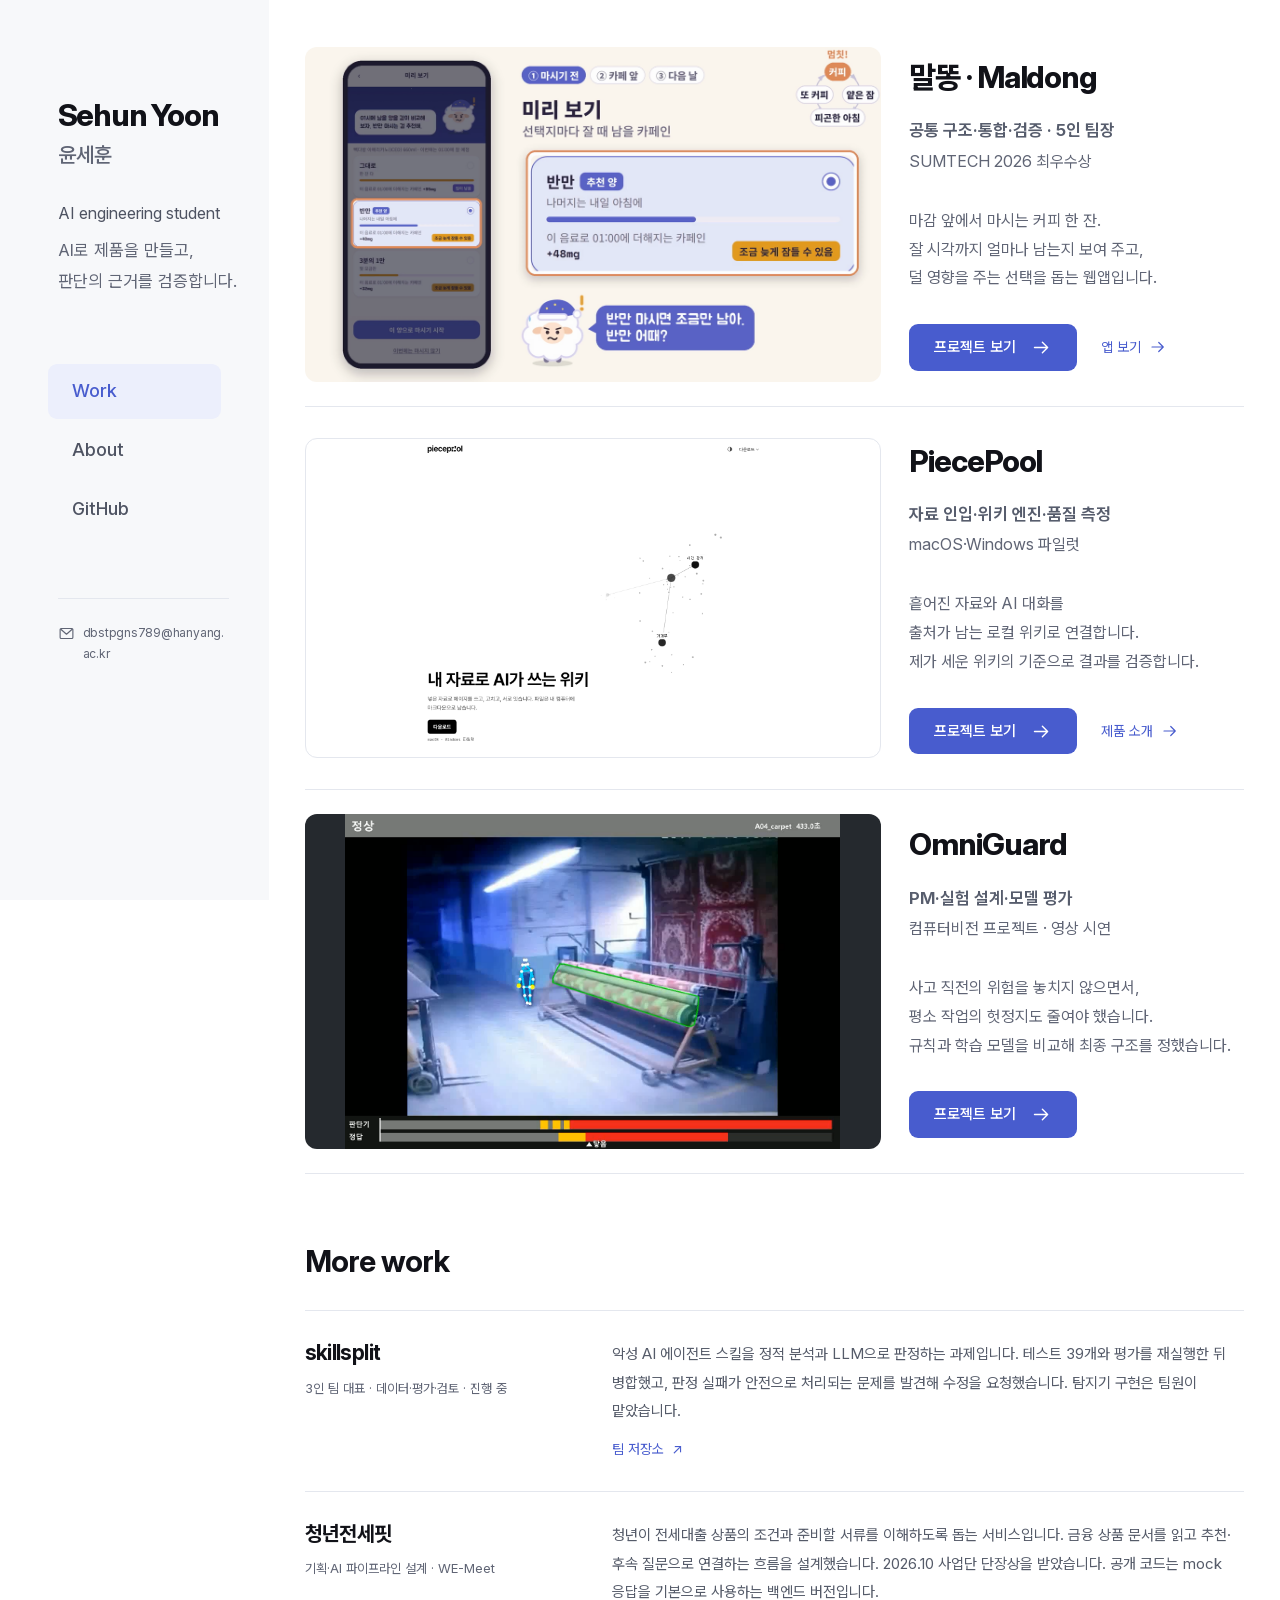
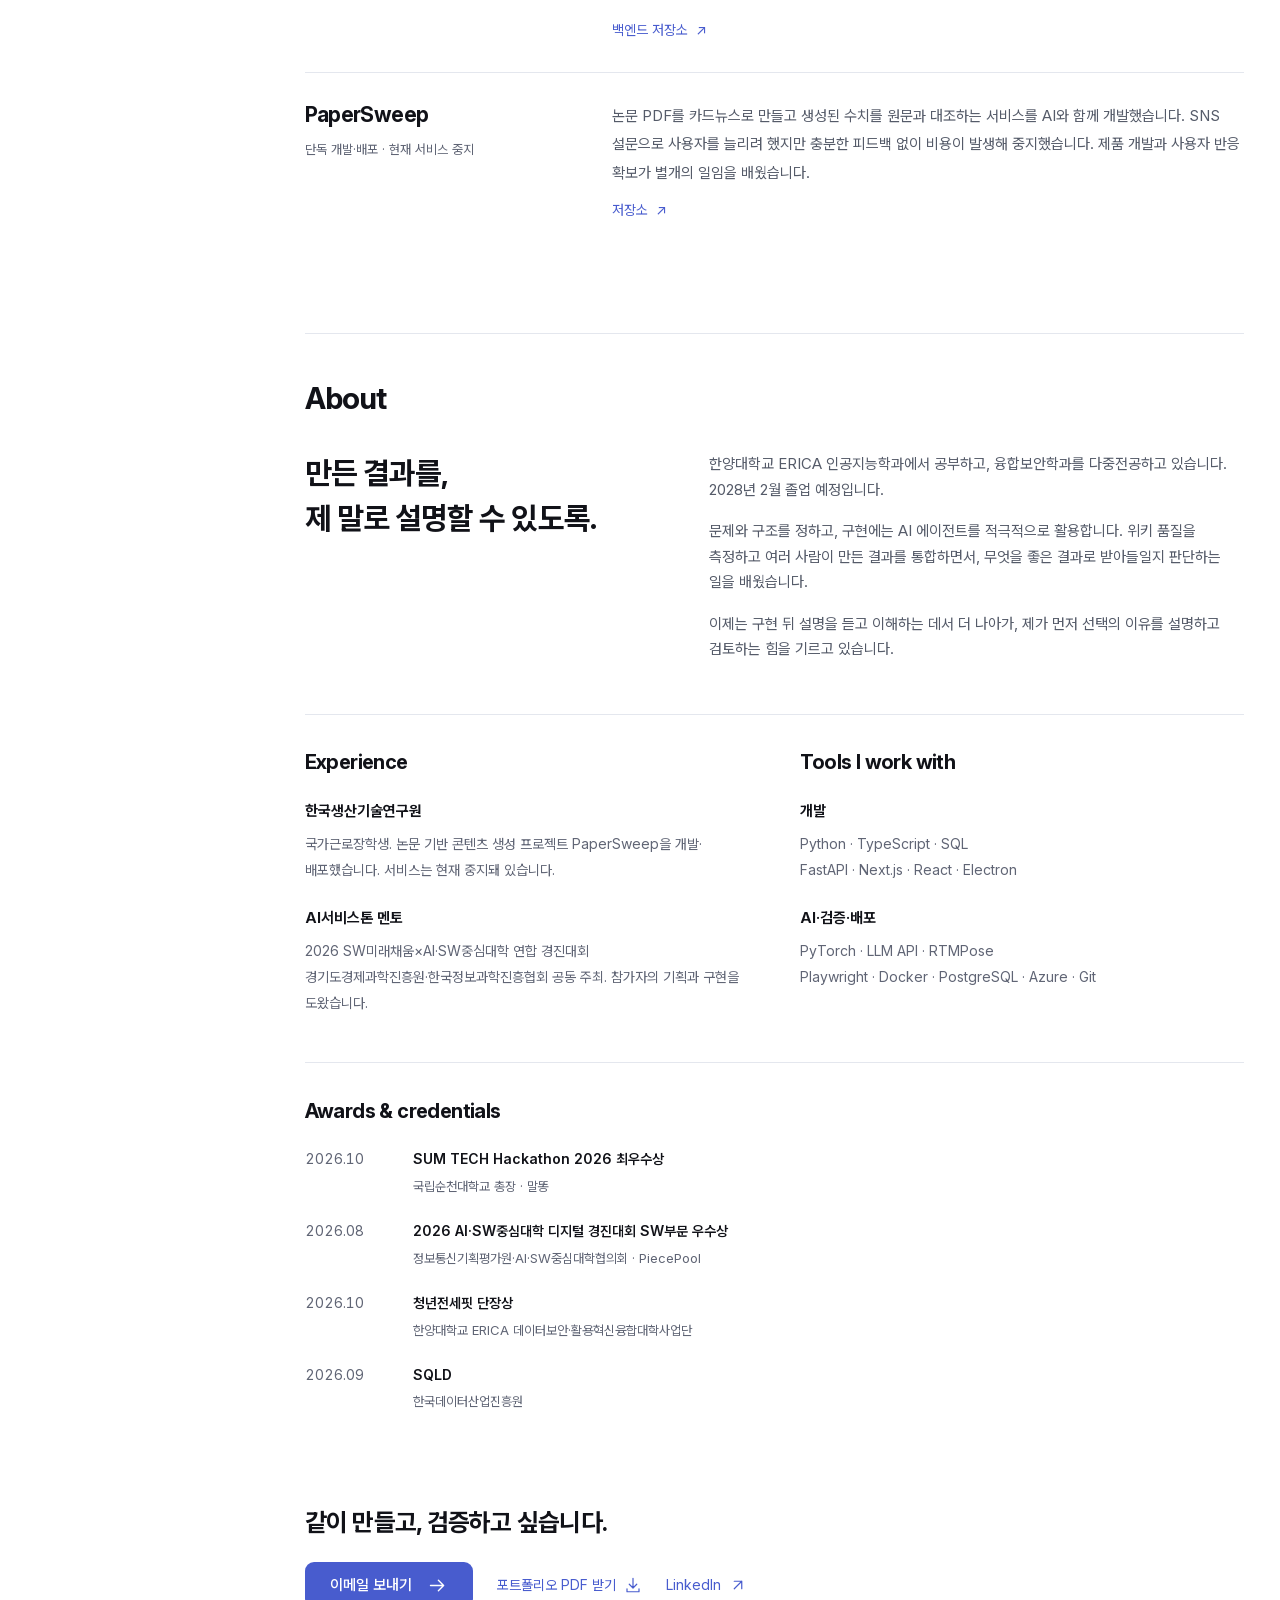
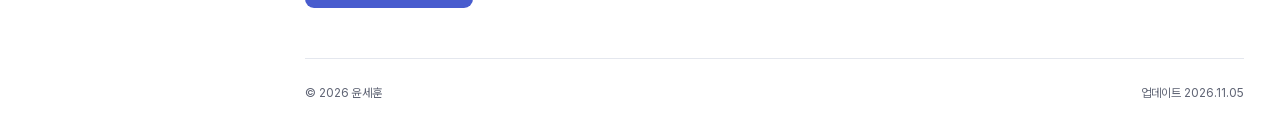
<file: index.html>
<!doctype html>
<html lang="ko">
<head>
  <meta charset="utf-8">
  <meta name="viewport" content="width=device-width, initial-scale=1">
  <title>윤세훈 · Sehun Yoon</title>
  <meta name="description" content="AI로 제품을 만들고 판단의 근거를 검증하는 윤세훈의 포트폴리오. 말똥, PiecePool, OmniGuard의 설계·개발·평가 경험을 소개합니다.">
  <meta property="og:title" content="윤세훈 · Sehun Yoon">
  <meta property="og:description" content="만든 제품과 그 안에서 내린 판단을 기록합니다.">
  <meta property="og:type" content="website">
  <meta property="og:url" content="https://dbstpgns789-eng.github.io/">
  <link rel="icon" href="data:image/svg+xml,%3Csvg xmlns='http://www.w3.org/2000/svg' viewBox='0 0 32 32'%3E%3Crect width='32' height='32' rx='7' fill='%23485cce'/%3E%3Cpath d='M10 9h12v4h-8v3h7v4h-7v3h-4z' fill='white'/%3E%3C/svg%3E">
  <link rel="preload" href="assets/fonts/InterVariable.woff2" as="font" type="font/woff2" crossorigin>
  <link rel="preload" href="assets/fonts/PretendardVariable.woff2" as="font" type="font/woff2" crossorigin>
  <link rel="stylesheet" href="styles.css">
  <script src="site.js" defer></script>
</head>
<body>
  <a class="skip-link" href="#work">프로젝트로 바로 가기</a>
  <aside class="profile" aria-label="프로필과 메뉴">
    <div class="identity">
      <h1>Sehun Yoon</h1>
      <p class="korean-name">윤세훈</p>
      <p class="occupation" lang="en">AI engineering student</p>
      <p class="profile-intro">AI로 제품을 만들고,<br>판단의 근거를 검증합니다.</p>
    </div>
    <nav class="navigation" aria-label="주 메뉴">
      <a href="#work" class="active" aria-current="location">Work</a>
      <a href="#about">About</a>
      <a href="https://github.com/dbstpgns789-eng" target="_blank" rel="noopener noreferrer">GitHub <svg class="icon nav-arrow" aria-hidden="true" viewBox="0 0 24 24"><path d="M7 17 17 7M7 7h10v10"/></svg><span class="sr-only"> (새 탭)</span></a>
    </nav>
    <div class="profile-contact">
      <a href="mailto:dbstpgns789@hanyang.ac.kr"><svg class="icon" aria-hidden="true" viewBox="0 0 24 24"><rect x="3" y="5" width="18" height="14" rx="1.5"/><path d="m4 6 8 7 8-7"/></svg><span>dbstpgns789@hanyang.ac.kr</span></a>
    </div>
  </aside>

  <main id="main">
    <section id="work" aria-label="대표 프로젝트">
      <article class="project" id="maldong">
        <div class="project-row">
          <figure class="project-image maldong-image"><img src="assets/plates/maldong-image.png" alt="말똥 실제 화면. 선택한 커피의 잔존 카페인과 반만 마시는 대안을 캐릭터가 안내합니다." width="1280" height="720" fetchpriority="high"></figure>
          <div class="project-copy">
            <h2>말똥 <span lang="en">· Maldong</span></h2>
            <p class="role">공통 구조·통합·검증 · 5인 팀장</p>
            <p class="project-status">SUMTECH 2026 최우수상</p>
            <p class="description">마감 앞에서 마시는 커피 한 잔.<br class="wide-only"> 잘 시각까지 얼마나 남는지 보여 주고,<br class="wide-only"> 덜 영향을 주는 선택을 돕는 웹앱입니다.</p>
            <div class="actions">
              <button class="button" type="button" data-panel="maldong-details" aria-controls="maldong-details" aria-expanded="false">프로젝트 보기 <svg class="icon" aria-hidden="true" viewBox="0 0 24 24"><path d="M4 12h15m-6-6 6 6-6 6"/></svg></button>
              <a class="text-link" href="https://maldong.vercel.app" target="_blank" rel="noopener noreferrer">앱 보기 <svg class="icon" aria-hidden="true" viewBox="0 0 24 24"><path d="M4 12h15m-6-6 6 6-6 6"/></svg><span class="sr-only"> (새 탭)</span></a>
            </div>
          </div>
        </div>
        <section class="project-details" id="maldong-details" aria-label="말똥 역할과 판단" hidden>
          <div class="detail-heading"><h3>여러 에이전트의 결과를 같은 기준으로 합치기</h3><p>2026.10 · Next.js · TypeScript · PostgreSQL · Playwright</p></div>
          <div class="detail-columns"><div><h4>제가 맡은 일</h4><p>5명이 각자 AI 에이전트로 개발할 공통 뼈대와 규약을 먼저 배포했습니다. 화면마다 달라진 디자인을 통일한 뒤 규약에 반영했고, 코드를 합칠 때는 기획·문서와 일치하는지를 기준으로 삼았습니다.</p></div><div><h4>결과와 다음 과제</h4><p>최우수상·최종 2위를 받았습니다. AI 채점은 41.7/50이었고, 실제 사용자 테스트는 진행 전입니다. 카페 앞 알림은 등록 좌표 한 곳에서 시연했습니다. 카페인 계산은 공식으로 처리하며 앱 자체의 AI API 호출은 없습니다.</p></div></div>
          <p class="learning">배운 점: AI가 구현 속도를 높여도, 어떤 결과를 제품에 반영할지 결정하고 확인하는 일은 사람이 맡아야 합니다.</p>
          <a class="text-link" href="https://github.com/ThubanA1pha/Maldong" target="_blank" rel="noopener noreferrer">팀 저장소 열기 <span aria-hidden="true">↗</span><span class="sr-only"> (새 탭)</span></a>
        </section>
      </article>

      <article class="project" id="piecepool">
        <div class="project-row">
          <figure class="project-image piecepool-image"><img src="assets/plates/piecepool-image.png" alt="PiecePool 제품 소개 화면. 내 자료로 AI가 쓰는 위키와 연결된 페이지 그래프를 보여 줍니다." width="1440" height="1000"></figure>
          <div class="project-copy">
            <h2>PiecePool</h2>
            <p class="role">자료 인입·위키 엔진·품질 측정</p>
            <p class="project-status">macOS·Windows 파일럿</p>
            <p class="description">흩어진 자료와 AI 대화를<br class="wide-only"> 출처가 남는 로컬 위키로 연결합니다.<br class="wide-only"> 제가 세운 위키의 기준으로 결과를 검증합니다.</p>
            <div class="actions">
              <button class="button" type="button" data-panel="piecepool-details" aria-controls="piecepool-details" aria-expanded="false">프로젝트 보기 <svg class="icon" aria-hidden="true" viewBox="0 0 24 24"><path d="M4 12h15m-6-6 6 6-6 6"/></svg></button>
              <a class="text-link" href="https://piecepool.pages.dev/" target="_blank" rel="noopener noreferrer">제품 소개 <svg class="icon" aria-hidden="true" viewBox="0 0 24 24"><path d="M4 12h15m-6-6 6 6-6 6"/></svg><span class="sr-only"> (새 탭)</span></a>
            </div>
          </div>
        </div>
        <section class="project-details" id="piecepool-details" aria-label="PiecePool 역할과 판단" hidden>
          <div class="detail-heading"><h3>좋은 위키를 정하고, 결과가 얼마나 가까운지 측정하기</h3><p>2026 · Electron · React · TypeScript · LLM</p></div>
          <div class="detail-columns"><div><h4>제가 맡은 일</h4><p>자료를 읽어 위키로 정리하는 인입 엔진의 설계·개발과 품질 측정을 맡았습니다. 생성된 결과가 제가 세운 위키 품질 기준에 얼마나 가까운지 확인하며 개선했습니다. 구현에는 AI 에이전트를 활용했습니다.</p></div><div><h4>제품의 현재 범위</h4><p>파일은 내 컴퓨터에 Markdown으로 남고, 변경 이력과 되돌리기, 출처 보존과 수동 수정 보호를 다룹니다. 현재 Electron 기반 macOS·Windows 파일럿이며 최신 소스는 비공개입니다. 이전 버전으로 2026 AI·SW중심대학 디지털 경진대회 SW부문 우수상을 받았습니다.</p></div></div>
          <figure class="detail-image"><img src="assets/piecepool-app.png" alt="사업계획서에 수록된 실제 PiecePool 앱. 자료 목록, 위키 문서, 출처를 연결한 답변이 나란히 보입니다." loading="lazy"><figcaption>실제 앱 화면 · 2026.10 사업계획서 수록 자료</figcaption></figure>
          <a class="text-link" href="https://github.com/gosu1/piecepool-releases/releases/latest" target="_blank" rel="noopener noreferrer">공개 설치 파일 열기 <span aria-hidden="true">↗</span><span class="sr-only"> (새 탭)</span></a>
        </section>
      </article>

      <article class="project" id="omniguard">
        <div class="project-row">
          <figure class="project-image omniguard-image"><img src="assets/plates/omniguard-image.png" alt="OmniGuard 실제 영상 평가 화면. 작업자의 관절과 롤러의 위험 영역, 판정과 정답 타임라인을 표시합니다." width="1280" height="866" loading="lazy"></figure>
          <div class="project-copy">
            <h2>OmniGuard</h2>
            <p class="role">PM·실험 설계·모델 평가</p>
            <p class="project-status">컴퓨터비전 프로젝트 · 영상 시연</p>
            <p class="description">사고 직전의 위험을 놓치지 않으면서,<br class="wide-only"> 평소 작업의 헛정지도 줄여야 했습니다.<br class="wide-only"> 규칙과 학습 모델을 비교해 최종 구조를 정했습니다.</p>
            <div class="actions"><button class="button" type="button" data-panel="omniguard-details" aria-controls="omniguard-details" aria-expanded="false">프로젝트 보기 <svg class="icon" aria-hidden="true" viewBox="0 0 24 24"><path d="M4 12h15m-6-6 6 6-6 6"/></svg></button></div>
          </div>
        </div>
        <section class="project-details" id="omniguard-details" aria-label="OmniGuard 역할과 판단" hidden>
          <div class="detail-heading"><h3>높은 점수만으로 모델을 고르지 않기</h3><p>2026.10 · Python · RTMPose · OpenCV · 모델 평가</p></div>
          <div class="detail-columns"><div><h4>제가 내린 판단</h4><p>규칙이 처음 보는 장면에 대응하지 못하는 한계를 넘고자 학습을 시도했습니다. 적은 사고 데이터에서 과적합이 나타나 학습 모델을 최종 구조에서 제외했습니다. AI로 구현하고 판단 기준·정답지·실험 설계와 검증을 주도했습니다.</p></div><div><h4>최종 결과와 한계</h4><p>RTMPose·포즈 품질 필터·규칙·정지 유지로 구성했습니다. 최종 정지 판정은 8/10, 헛정지 5.7회/분, 평소 작업 정지 비율 64%입니다. 목표를 모두 달성하지 못했으며 실제 설비와 연결하지 않은 영상 시연입니다.</p></div></div>
          <p class="learning">배운 점: 같은 시험을 재사용한 학습 모델의 높은 점수를 일반화 성과로 믿을 수 없었습니다. 놓침과 헛정지를 함께 보고 절충을 설명해야 했습니다.</p>
          <p class="asset-caption">이미지: 프로젝트 발표자료의 A04_carpet 433초 평가 화면.</p>
          <a class="text-link" href="https://github.com/dbstpgns789-eng/OmniGuard-AI" target="_blank" rel="noopener noreferrer">저장소·실험 기록 열기 <span aria-hidden="true">↗</span><span class="sr-only"> (새 탭)</span></a>
        </section>
      </article>
    </section>

    <section class="other-work" aria-labelledby="other-heading">
      <h2 class="section-heading" id="other-heading">More work</h2>
      <article class="work-entry"><div><h3>skillsplit</h3><p class="entry-meta">3인 팀 대표 · 데이터·평가·검토 · 진행 중</p></div><div><p>악성 AI 에이전트 스킬을 정적 분석과 LLM으로 판정하는 과제입니다. 테스트 39개와 평가를 재실행한 뒤 병합했고, 판정 실패가 안전으로 처리되는 문제를 발견해 수정을 요청했습니다. 탐지기 구현은 팀원이 맡았습니다.</p><a class="text-link" href="https://github.com/dbstpgns789-eng/skillsplit" target="_blank" rel="noopener noreferrer">팀 저장소 <span aria-hidden="true">↗</span><span class="sr-only"> (새 탭)</span></a></div></article>
      <article class="work-entry"><div><h3>청년전세핏</h3><p class="entry-meta">기획·AI 파이프라인 설계 · WE-Meet</p></div><div><p>청년이 전세대출 상품의 조건과 준비할 서류를 이해하도록 돕는 서비스입니다. 금융 상품 문서를 읽고 추천·후속 질문으로 연결하는 흐름을 설계했습니다. 2026.10 사업단 단장상을 받았습니다. 공개 코드는 mock 응답을 기본으로 사용하는 백엔드 버전입니다.</p><a class="text-link" href="https://github.com/dbstpgns789-eng/youth-jeonse-fit" target="_blank" rel="noopener noreferrer">백엔드 저장소 <span aria-hidden="true">↗</span><span class="sr-only"> (새 탭)</span></a></div></article>
      <article class="work-entry"><div><h3>PaperSweep</h3><p class="entry-meta">단독 개발·배포 · 현재 서비스 중지</p></div><div><p>논문 PDF를 카드뉴스로 만들고 생성된 수치를 원문과 대조하는 서비스를 AI와 함께 개발했습니다. SNS 설문으로 사용자를 늘리려 했지만 충분한 피드백 없이 비용이 발생해 중지했습니다. 제품 개발과 사용자 반응 확보가 별개의 일임을 배웠습니다.</p><a class="text-link" href="https://github.com/dbstpgns789-eng/polyinsight" target="_blank" rel="noopener noreferrer">저장소 <span aria-hidden="true">↗</span><span class="sr-only"> (새 탭)</span></a></div></article>
    </section>

    <section class="about" id="about" aria-labelledby="about-heading">
      <h2 class="section-heading" id="about-heading">About</h2>
      <div class="about-intro"><h3>만든 결과를,<br>제 말로 설명할 수 있도록.</h3><div><p>한양대학교 ERICA 인공지능학과에서 공부하고, 융합보안학과를 다중전공하고 있습니다. 2028년 2월 졸업 예정입니다.</p><p>문제와 구조를 정하고, 구현에는 AI 에이전트를 적극적으로 활용합니다. 위키 품질을 측정하고 여러 사람이 만든 결과를 통합하면서, 무엇을 좋은 결과로 받아들일지 판단하는 일을 배웠습니다.</p><p>이제는 구현 뒤 설명을 듣고 이해하는 데서 더 나아가, 제가 먼저 선택의 이유를 설명하고 검토하는 힘을 기르고 있습니다.</p></div></div>
      <div class="about-grid"><section aria-labelledby="experience-heading"><h3 id="experience-heading">Experience</h3><dl class="facts"><dt>한국생산기술연구원</dt><dd>국가근로장학생. 논문 기반 콘텐츠 생성 프로젝트 PaperSweep을 개발·배포했습니다. 서비스는 현재 중지돼 있습니다.</dd><dt>AI서비스톤 멘토</dt><dd>2026 SW미래채움×AI·SW중심대학 연합 경진대회<br>경기도경제과학진흥원·한국정보과학진흥협회 공동 주최. 참가자의 기획과 구현을 도왔습니다.</dd></dl></section><section aria-labelledby="tool-heading"><h3 id="tool-heading">Tools I work with</h3><dl class="facts"><dt>개발</dt><dd>Python · TypeScript · SQL<br>FastAPI · Next.js · React · Electron</dd><dt>AI·검증·배포</dt><dd>PyTorch · LLM API · RTMPose<br>Playwright · Docker · PostgreSQL · Azure · Git</dd></dl></section></div>
      <section class="recognition" aria-labelledby="recognition-heading"><h3 id="recognition-heading">Awards &amp; credentials</h3><ul><li><time>2026.10</time><div><strong>SUM TECH Hackathon 2026 최우수상</strong><span>국립순천대학교 총장 · 말똥</span></div></li><li><time>2026.08</time><div><strong>2026 AI·SW중심대학 디지털 경진대회 SW부문 우수상</strong><span>정보통신기획평가원·AI·SW중심대학협의회 · PiecePool</span></div></li><li><time>2026.10</time><div><strong>청년전세핏 단장상</strong><span>한양대학교 ERICA 데이터보안·활용혁신융합대학사업단</span></div></li><li><time>2026.09</time><div><strong>SQLD</strong><span>한국데이터산업진흥원</span></div></li></ul></section>
      <div class="contact"><h3>같이 만들고, 검증하고 싶습니다.</h3><div class="actions"><a class="button" href="mailto:dbstpgns789@hanyang.ac.kr">이메일 보내기 <svg class="icon" aria-hidden="true" viewBox="0 0 24 24"><path d="M4 12h15m-6-6 6 6-6 6"/></svg></a><a class="text-link" href="portfolio.pdf" download="윤세훈_포트폴리오.pdf">포트폴리오 PDF 받기 <svg class="icon" aria-hidden="true" viewBox="0 0 24 24"><path d="M12 3v13m-5-5 5 5 5-5M4 17v4h16v-4"/></svg></a><a class="text-link" href="https://www.linkedin.com/in/%EC%84%B8%ED%9B%88-%EC%9C%A4-525a843b7/" target="_blank" rel="noopener noreferrer">LinkedIn <svg class="icon" aria-hidden="true" viewBox="0 0 24 24"><path d="M7 17 17 7M7 7h10v10"/></svg><span class="sr-only"> (새 탭)</span></a></div></div>
    </section>
    <footer><p>© 2026 윤세훈</p><p>업데이트 2026.11.05</p></footer>
  </main>
</body>
</html>
</file>
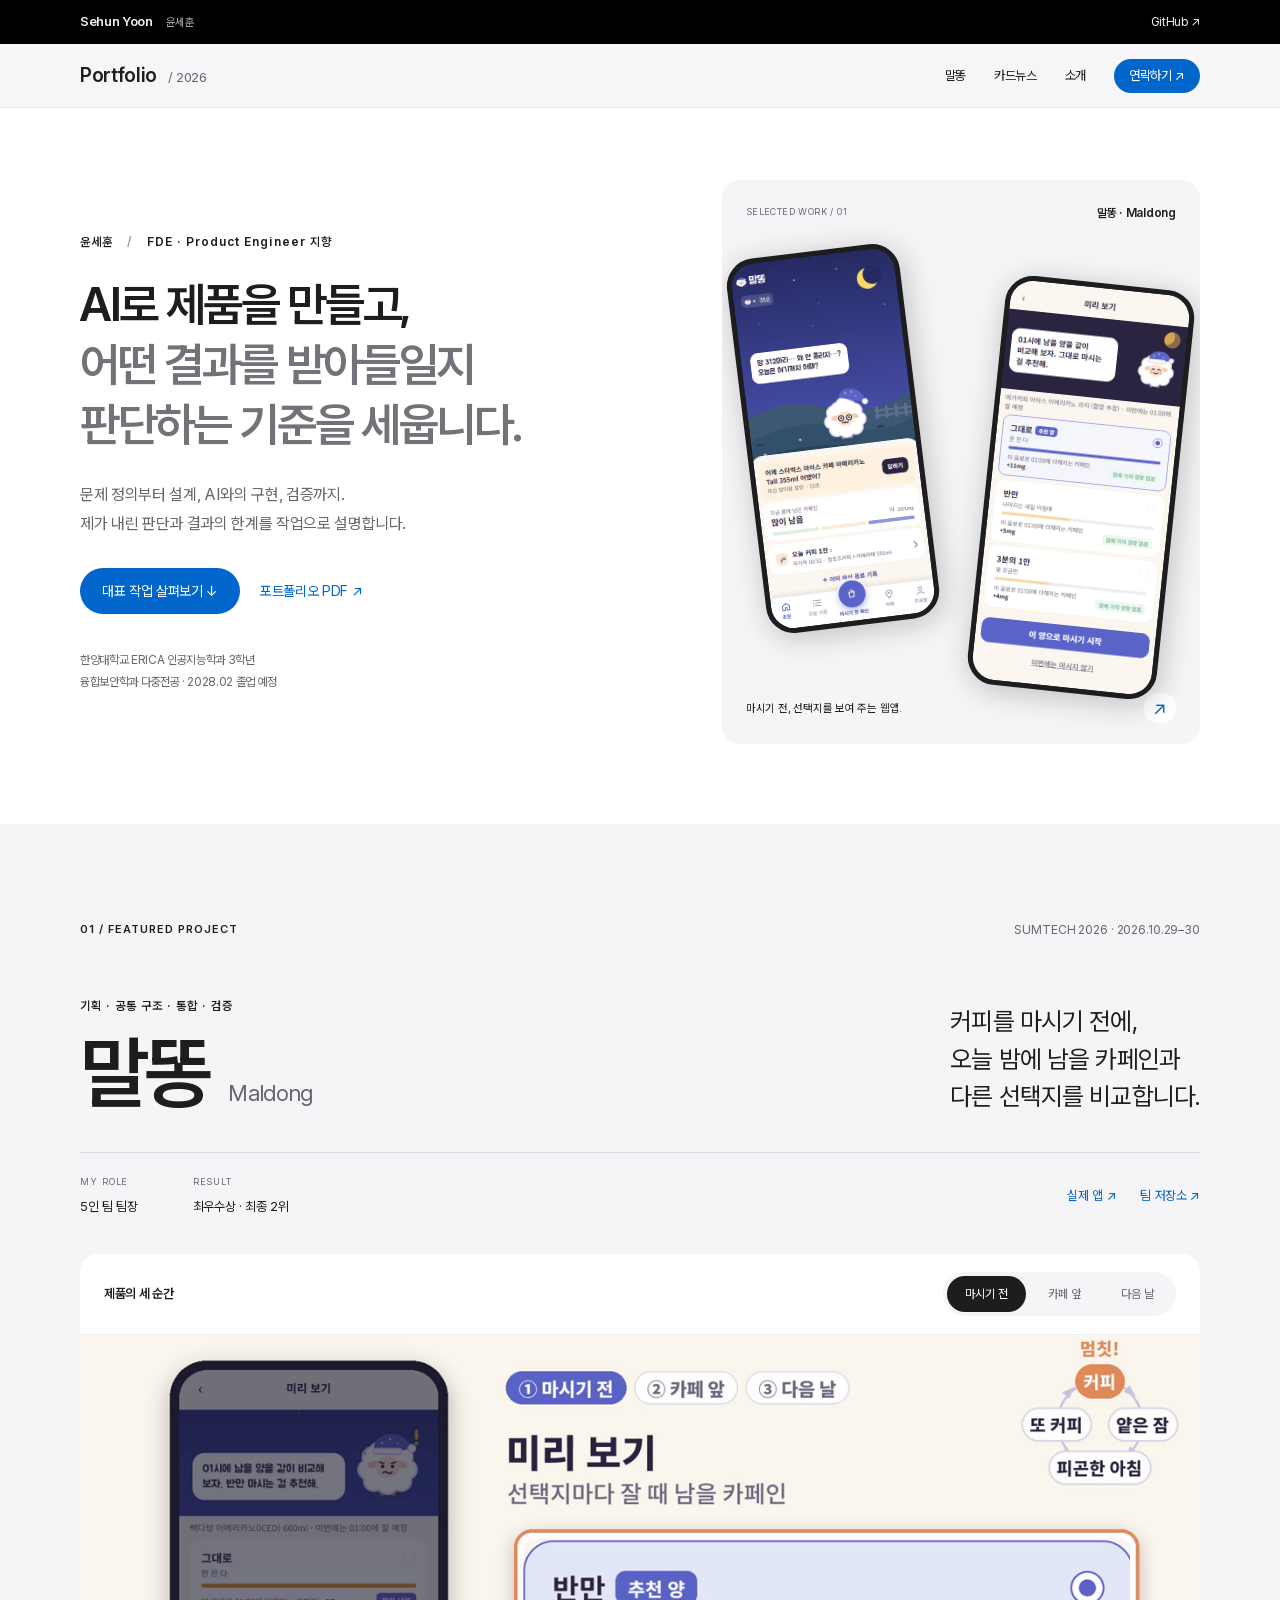
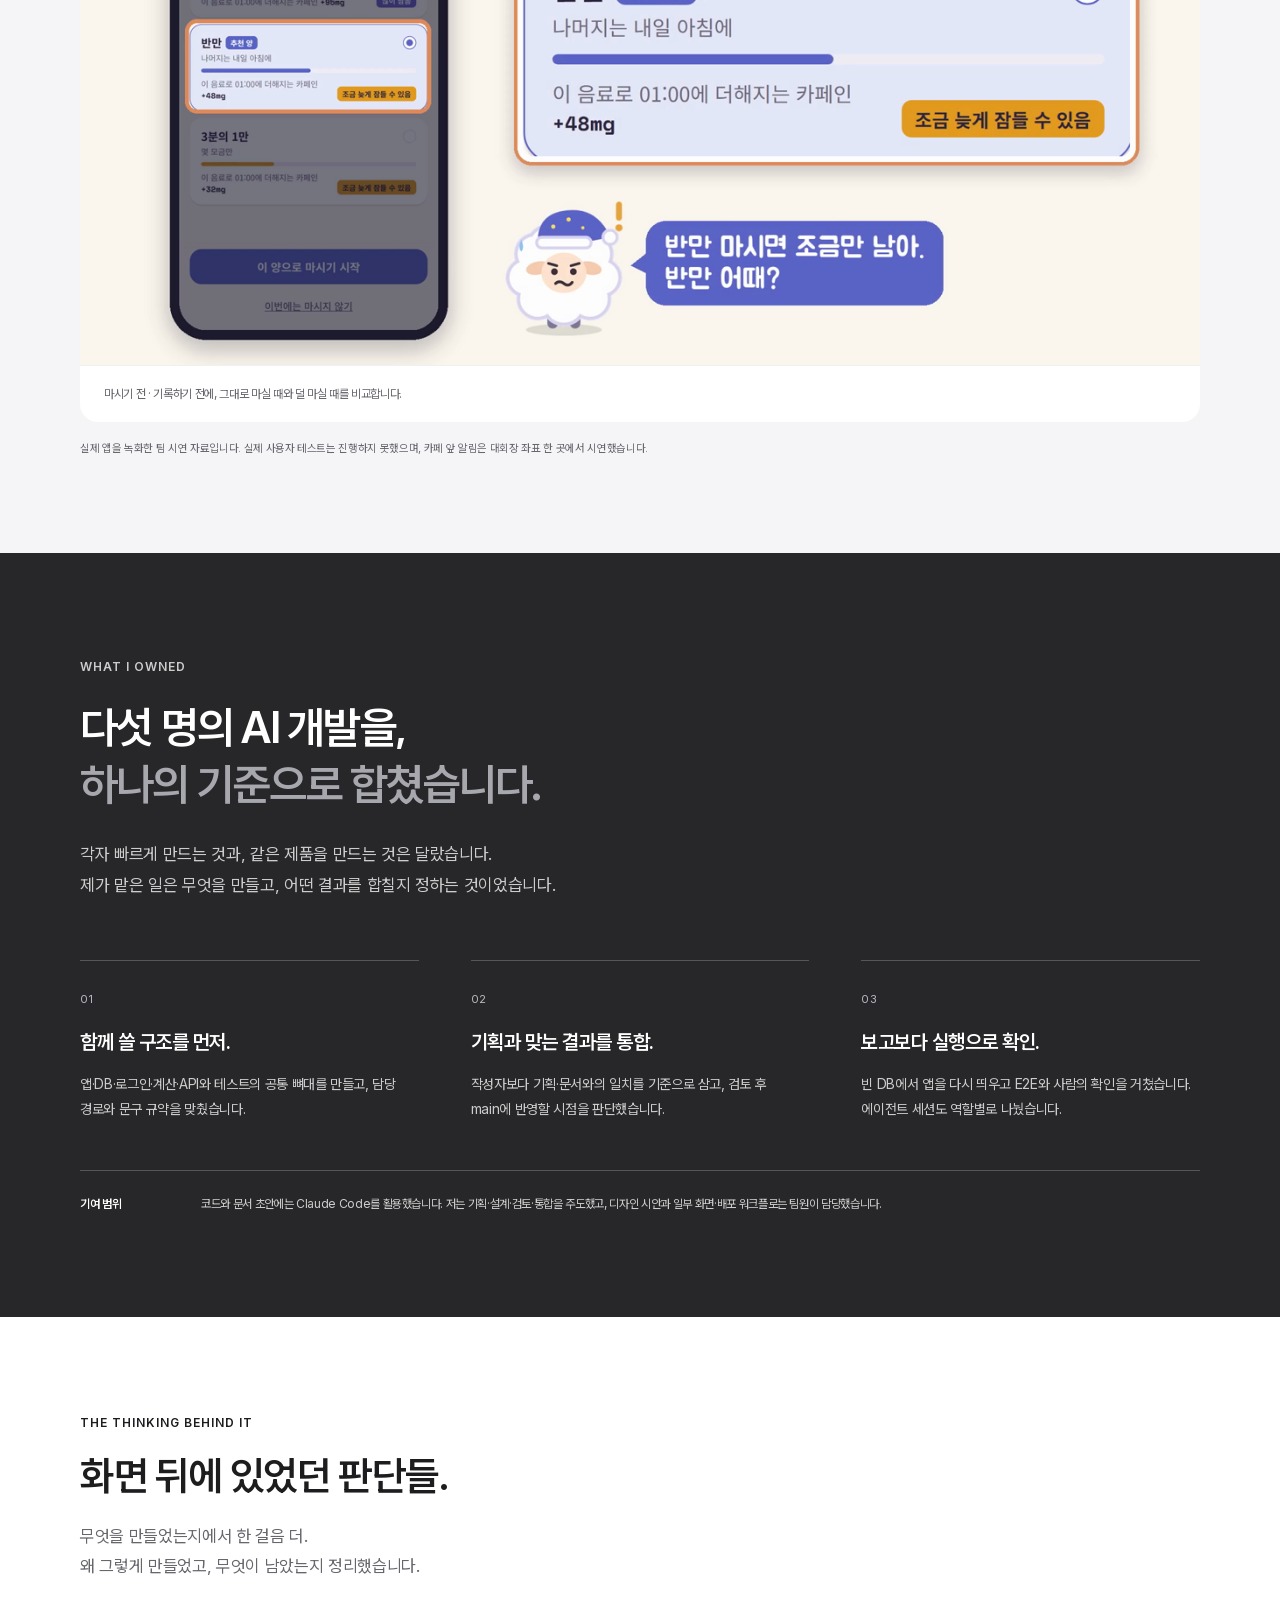
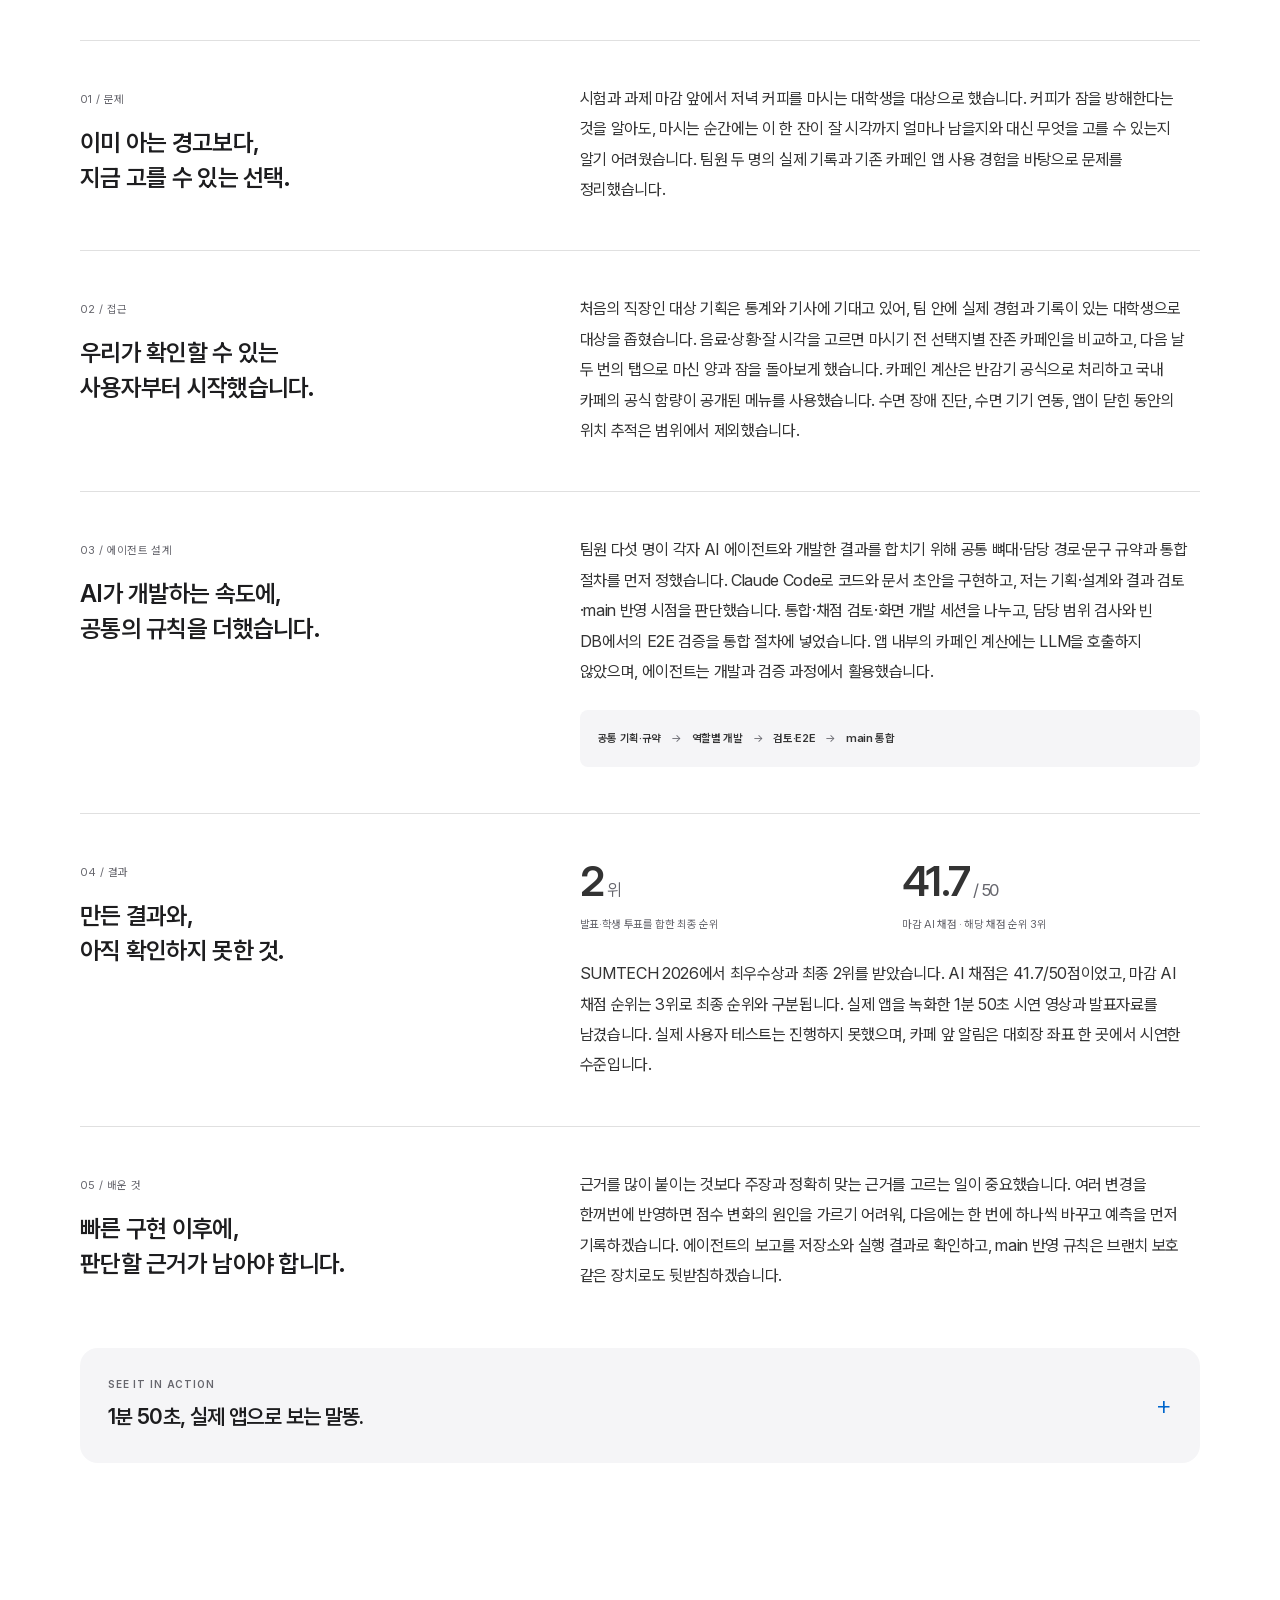
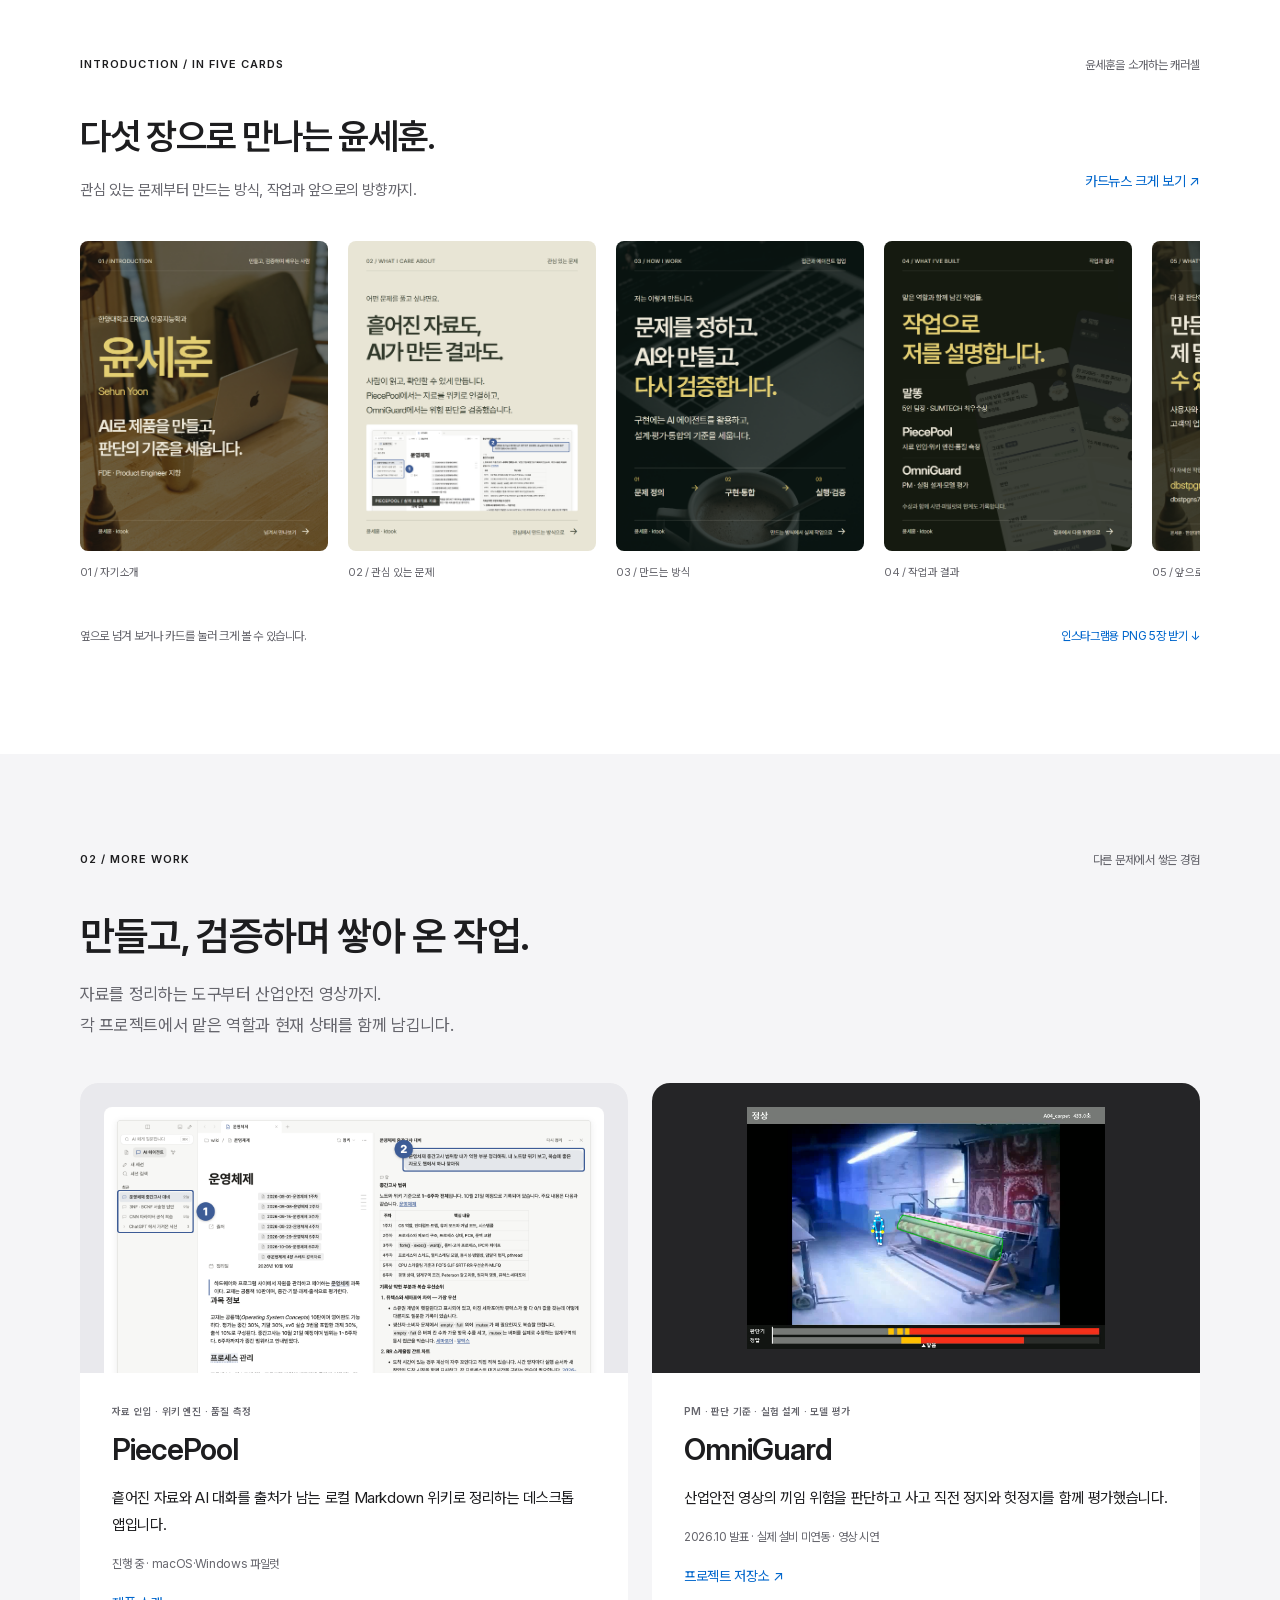
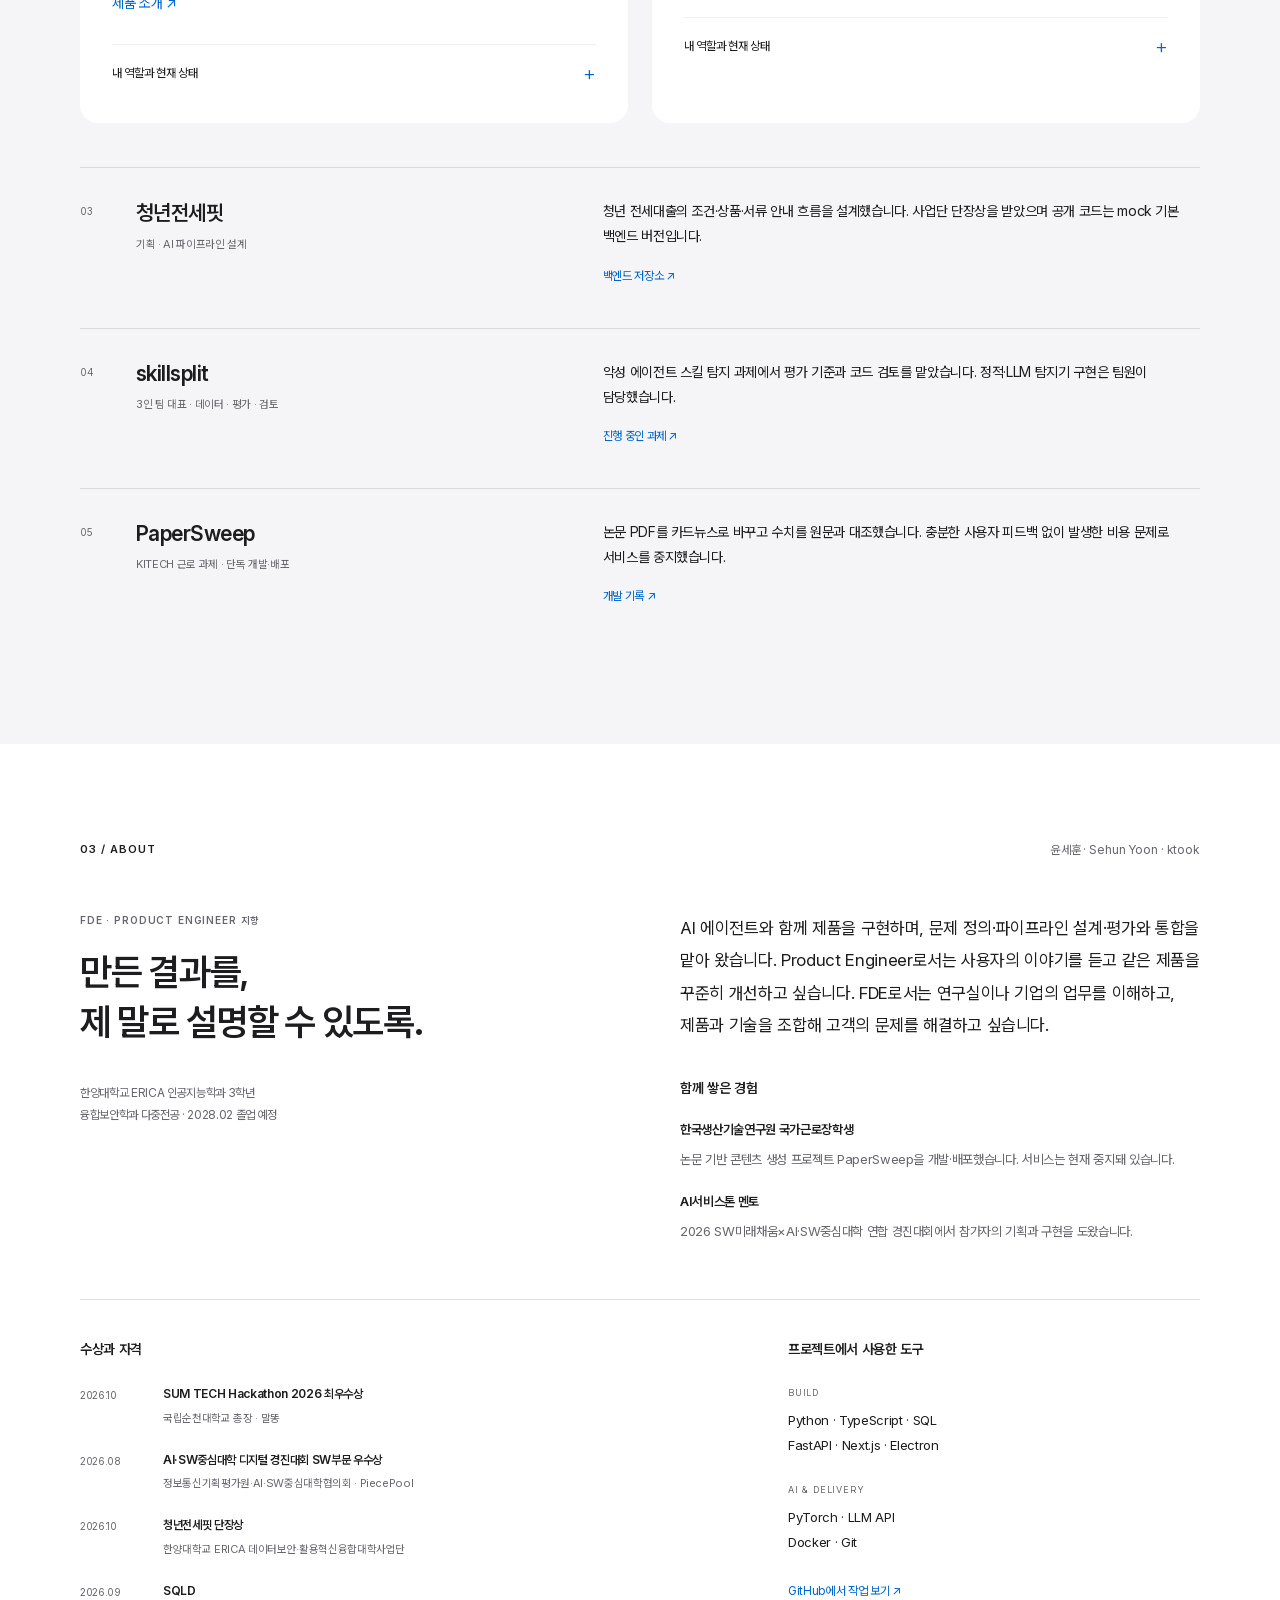
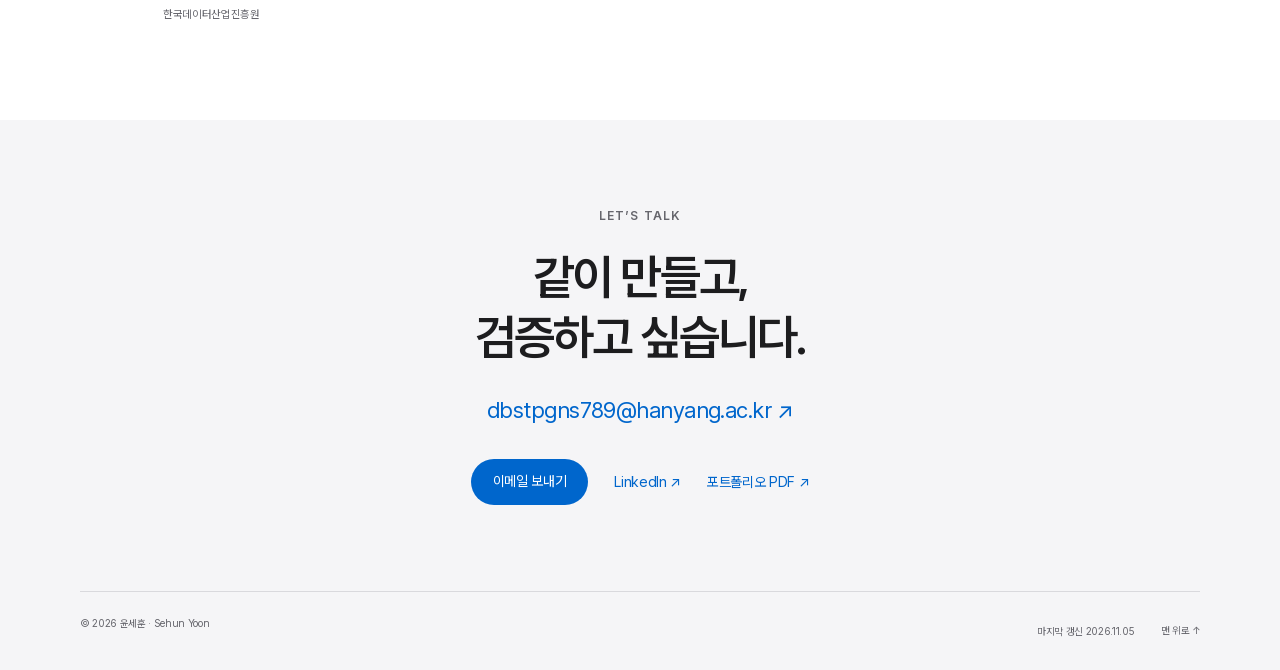
<file: personal-branding/index.html>
<!doctype html>
<html lang="ko">
<head>
<meta charset="utf-8"><meta name="viewport" content="width=device-width,initial-scale=1"><meta name="theme-color" content="#f5f5f7">
<title>윤세훈 · 제품을 만들고, 판단의 기준을 세웁니다</title>
<meta name="description" content="한양대학교 ERICA 인공지능학과 윤세훈의 포트폴리오. 말똥, PiecePool, OmniGuard에서 맡은 기획·설계·통합·검증과 판단의 기록입니다.">
<link rel="preload" href="assets/fonts/PretendardVariable.woff2" as="font" type="font/woff2" crossorigin><link rel="stylesheet" href="styles.css"><script src="site.js" defer></script>
<script type="application/ld+json">{"@context":"https://schema.org","@type":"Person","name":"윤세훈","alternateName":"Sehun Yoon","description":"AI로 제품을 만들고, 어떤 결과를 받아들일지 판단하는 기준을 세웁니다.","affiliation":{"@type":"CollegeOrUniversity","name":"한양대학교 ERICA 인공지능학과"},"email":"dbstpgns789@hanyang.ac.kr","sameAs":["https://github.com/dbstpgns789-eng","https://www.linkedin.com/in/%EC%84%B8%ED%9B%88-%EC%9C%A4-525a843b7/"]}</script>
</head>
<body>
<a class="skip" href="#main">본문으로 바로 가기</a>
<div class="global"><div class="nav-inner"><a class="wordmark" href="#top">Sehun Yoon <span>윤세훈</span></a><a href="https://github.com/dbstpgns789-eng" target="_blank" rel="noopener noreferrer">GitHub ↗</a></div></div>
<header class="nav"><div class="nav-inner"><a class="nav-name" href="#top">Portfolio <span>/ 2026</span></a><nav aria-label="주 메뉴"><a href="#case">말똥</a><a href="#cardnews">카드뉴스</a><a href="#about">소개</a><a class="nav-cta" href="#contact">연락하기 ↗</a></nav></div></header>
<main id="main">
<section class="hero" id="top" aria-labelledby="hero-heading"><div class="container hero-grid">
<div class="hero-copy"><p class="eyebrow">윤세훈 <span class="slash">/</span> FDE · Product Engineer 지향</p><h1 id="hero-heading">AI로 제품을 만들고,<br><span>어떤 결과를 받아들일지<br>판단하는 기준을 세웁니다.</span></h1><p class="lead">문제 정의부터 설계, AI와의 구현, 검증까지.<br>제가 내린 판단과 결과의 한계를 작업으로 설명합니다.</p><div class="actions"><a class="button" href="#case">대표 작업 살펴보기 ↓</a><a class="link" href="portfolio.pdf" target="_blank" rel="noopener">포트폴리오 PDF ↗</a></div><p class="school">한양대학교 ERICA 인공지능학과 3학년<br>융합보안학과 다중전공 · 2028.02 졸업 예정</p></div>
<a class="hero-art" href="#case" aria-label="말똥 대표 프로젝트 자세히 보기"><div class="art-top"><span>SELECTED WORK / 01</span><strong>말똥 · Maldong</strong></div><div class="phones"><div class="phone back"><img src="assets/maldong-home.png" alt="말똥 실제 홈 화면. 캐릭터와 남은 카페인, 마시기 전 확인 버튼을 보여 줍니다." width="390" height="844" fetchpriority="high"></div><div class="phone front"><img src="assets/maldong-choice.png" alt="말똥 실제 미리 보기 화면. 그대로, 반만, 3분의 1만 마시는 선택지를 비교합니다." width="390" height="854" fetchpriority="high"></div></div><div class="art-bottom"><span>마시기 전, 선택지를 보여 주는 웹앱.</span><span class="circle" aria-hidden="true">↗</span></div></a>
</div></section>

<section class="featured tile" id="case" aria-labelledby="case-heading"><div class="container">
<div class="kicker"><span>01 / FEATURED PROJECT</span><span>SUMTECH 2026 · 2026.10.29–30</span></div>
<div class="feature-heading"><div><p class="eyebrow">기획 · 공통 구조 · 통합 · 검증</p><h2 id="case-heading">말똥<span>Maldong</span></h2></div><p>커피를 마시기 전에,<br>오늘 밤에 남을 카페인과<br>다른 선택지를 비교합니다.</p></div>
<div class="meta"><p><span>MY ROLE</span>5인 팀 팀장</p><p><span>RESULT</span>최우수상 · 최종 2위</p><div class="meta-links"><a href="https://maldong.vercel.app" target="_blank" rel="noopener noreferrer">실제 앱 ↗</a><a href="https://github.com/ThubanA1pha/Maldong" target="_blank" rel="noopener noreferrer">팀 저장소 ↗</a></div></div>
<div class="showcase"><div class="showcase-bar"><strong>제품의 세 순간</strong><div class="tabs" role="tablist" aria-label="말똥 제품 화면"><button id="tab-preview" type="button" role="tab" aria-selected="true" aria-controls="product-screen" data-scene="preview" tabindex="0">마시기 전</button><button id="tab-cafe" type="button" role="tab" aria-selected="false" aria-controls="product-screen" data-scene="cafe" tabindex="-1">카페 앞</button><button id="tab-check" type="button" role="tab" aria-selected="false" aria-controls="product-screen" data-scene="check" tabindex="-1">다음 날</button></div></div><figure role="tabpanel" id="product-screen" aria-labelledby="tab-preview" tabindex="0"><img id="scene-image" src="assets/maldong-preview.png" alt="말똥 시연 장면. 마시기 전에 반만 마시는 선택과 잔존 카페인을 비교합니다." width="1280" height="720" loading="lazy"><figcaption id="scene-caption">마시기 전 · 기록하기 전에, 그대로 마실 때와 덜 마실 때를 비교합니다.</figcaption></figure></div>
<p class="note">실제 앱을 녹화한 팀 시연 자료입니다. 실제 사용자 테스트는 진행하지 못했으며, 카페 앞 알림은 대회장 좌표 한 곳에서 시연했습니다.</p>
</div></section>

<section class="ownership tile" aria-labelledby="ownership-heading"><div class="container"><p class="eyebrow">WHAT I OWNED</p><h2 id="ownership-heading">다섯 명의 AI 개발을,<br><span>하나의 기준으로 합쳤습니다.</span></h2><p class="lead">각자 빠르게 만드는 것과, 같은 제품을 만드는 것은 달랐습니다.<br>제가 맡은 일은 무엇을 만들고, 어떤 결과를 합칠지 정하는 것이었습니다.</p><div class="ownership-grid"><article><span>01</span><h3>함께 쓸 구조를 먼저.</h3><p>앱·DB·로그인·계산·API와 테스트의 공통 뼈대를 만들고, 담당 경로와 문구 규약을 맞췄습니다.</p></article><article><span>02</span><h3>기획과 맞는 결과를 통합.</h3><p>작성자보다 기획·문서와의 일치를 기준으로 삼고, 검토 후 main에 반영할 시점을 판단했습니다.</p></article><article><span>03</span><h3>보고보다 실행으로 확인.</h3><p>빈 DB에서 앱을 다시 띄우고 E2E와 사람의 확인을 거쳤습니다. 에이전트 세션도 역할별로 나눴습니다.</p></article></div><div class="contribution"><strong>기여 범위</strong><p>코드와 문서 초안에는 Claude Code를 활용했습니다. 저는 기획·설계·검토·통합을 주도했고, 디자인 시안과 일부 화면·배포 워크플로는 팀원이 담당했습니다.</p></div></div></section>

<section class="story tile" aria-labelledby="story-heading"><div class="container"><div class="story-intro"><p class="eyebrow">THE THINKING BEHIND IT</p><h2 id="story-heading">화면 뒤에 있었던 판단들.</h2><p class="lead">무엇을 만들었는지에서 한 걸음 더.<br>왜 그렇게 만들었고, 무엇이 남았는지 정리했습니다.</p></div>
<div class="story-row"><div class="story-label"><span>01 / 문제</span><h3>이미 아는 경고보다,<br>지금 고를 수 있는 선택.</h3></div><div class="story-copy"><p>시험과 과제 마감 앞에서 저녁 커피를 마시는 대학생을 대상으로 했습니다. 커피가 잠을 방해한다는 것을 알아도, 마시는 순간에는 이 한 잔이 잘 시각까지 얼마나 남을지와 대신 무엇을 고를 수 있는지 알기 어려웠습니다. 팀원 두 명의 실제 기록과 기존 카페인 앱 사용 경험을 바탕으로 문제를 정리했습니다.</p></div></div>
<div class="story-row"><div class="story-label"><span>02 / 접근</span><h3>우리가 확인할 수 있는<br>사용자부터 시작했습니다.</h3></div><div class="story-copy"><p>처음의 직장인 대상 기획은 통계와 기사에 기대고 있어, 팀 안에 실제 경험과 기록이 있는 대학생으로 대상을 좁혔습니다. 음료·상황·잘 시각을 고르면 마시기 전 선택지별 잔존 카페인을 비교하고, 다음 날 두 번의 탭으로 마신 양과 잠을 돌아보게 했습니다. 카페인 계산은 반감기 공식으로 처리하고 국내 카페의 공식 함량이 공개된 메뉴를 사용했습니다. 수면 장애 진단, 수면 기기 연동, 앱이 닫힌 동안의 위치 추적은 범위에서 제외했습니다.</p></div></div>
<div class="story-row"><div class="story-label"><span>03 / 에이전트 설계</span><h3>AI가 개발하는 속도에,<br>공통의 규칙을 더했습니다.</h3></div><div class="story-copy"><p>팀원 다섯 명이 각자 AI 에이전트와 개발한 결과를 합치기 위해 공통 뼈대·담당 경로·문구 규약과 통합 절차를 먼저 정했습니다. Claude Code로 코드와 문서 초안을 구현하고, 저는 기획·설계와 결과 검토·main 반영 시점을 판단했습니다. 통합·채점 검토·화면 개발 세션을 나누고, 담당 범위 검사와 빈 DB에서의 E2E 검증을 통합 절차에 넣었습니다. 앱 내부의 카페인 계산에는 LLM을 호출하지 않았으며, 에이전트는 개발과 검증 과정에서 활용했습니다.</p><div class="flow" aria-label="작업 흐름: 공통 기획과 규약, 역할별 개발, 검토와 E2E, main 통합"><span>공통 기획·규약</span><span aria-hidden="true">→</span><span>역할별 개발</span><span aria-hidden="true">→</span><span>검토·E2E</span><span aria-hidden="true">→</span><span>main 통합</span></div></div></div>
<div class="story-row"><div class="story-label"><span>04 / 결과</span><h3>만든 결과와,<br>아직 확인하지 못한 것.</h3></div><div class="story-copy"><div class="result-numbers"><div><strong>2<span>위</span></strong><p>발표·학생 투표를 합한 최종 순위</p></div><div><strong>41.7<span>/ 50</span></strong><p>마감 AI 채점 · 해당 채점 순위 3위</p></div></div><p>SUMTECH 2026에서 최우수상과 최종 2위를 받았습니다. AI 채점은 41.7/50점이었고, 마감 AI 채점 순위는 3위로 최종 순위와 구분됩니다. 실제 앱을 녹화한 1분 50초 시연 영상과 발표자료를 남겼습니다. 실제 사용자 테스트는 진행하지 못했으며, 카페 앞 알림은 대회장 좌표 한 곳에서 시연한 수준입니다.</p></div></div>
<div class="story-row"><div class="story-label"><span>05 / 배운 것</span><h3>빠른 구현 이후에,<br>판단할 근거가 남아야 합니다.</h3></div><div class="story-copy"><p>근거를 많이 붙이는 것보다 주장과 정확히 맞는 근거를 고르는 일이 중요했습니다. 여러 변경을 한꺼번에 반영하면 점수 변화의 원인을 가르기 어려워, 다음에는 한 번에 하나씩 바꾸고 예측을 먼저 기록하겠습니다. 에이전트의 보고를 저장소와 실행 결과로 확인하고, main 반영 규칙은 브랜치 보호 같은 장치로도 뒷받침하겠습니다.</p></div></div>
<details class="demo" id="demo"><summary><span><span class="eyebrow">SEE IT IN ACTION</span><strong>1분 50초, 실제 앱으로 보는 말똥.</strong></span><span class="plus" aria-hidden="true">+</span></summary><div class="demo-content"><video controls playsinline preload="none" poster="assets/maldong-preview.png" aria-label="말똥 최종 발표 시연 영상"><source src="assets/maldong-demo.mp4" type="video/mp4">이 브라우저에서는 영상을 재생할 수 없습니다. <a href="assets/maldong-demo.mp4">영상 파일 열기</a></video><div class="actions"><a class="link" href="assets/maldong-presentation.pdf" target="_blank" rel="noopener">발표자료 PDF ↗</a><a class="link" href="https://maldong.vercel.app" target="_blank" rel="noopener noreferrer">실제 앱 열기 ↗</a></div></div></details>
</div></section>

<section class="cardnews-section tile" id="cardnews" aria-labelledby="cardnews-heading"><div class="container"><div class="kicker"><span>INTRODUCTION / IN FIVE CARDS</span><span>윤세훈을 소개하는 캐러셀</span></div><div class="news-heading"><div><h2 id="cardnews-heading">다섯 장으로 만나는 윤세훈.</h2><p class="lead">관심 있는 문제부터 만드는 방식, 작업과 앞으로의 방향까지.</p></div><a class="link" href="cardnews/index.html">카드뉴스 크게 보기 ↗</a></div><div class="news-strip" aria-label="옆으로 넘겨 보는 소개 카드뉴스"><figure><a href="cardnews/01.png" target="_blank" rel="noopener" aria-label="1장 자기소개 크게 보기"><img src="cardnews/01.png" alt="윤세훈 소개 카드뉴스 1장: 자기소개" width="1080" height="1350" loading="lazy"></a><figcaption>01 / 자기소개</figcaption></figure><figure><a href="cardnews/02.png" target="_blank" rel="noopener" aria-label="2장 관심 있는 문제 크게 보기"><img src="cardnews/02.png" alt="윤세훈 소개 카드뉴스 2장: 관심 있는 문제" width="1080" height="1350" loading="lazy"></a><figcaption>02 / 관심 있는 문제</figcaption></figure><figure><a href="cardnews/03.png" target="_blank" rel="noopener" aria-label="3장 만드는 방식 크게 보기"><img src="cardnews/03.png" alt="윤세훈 소개 카드뉴스 3장: 만드는 방식" width="1080" height="1350" loading="lazy"></a><figcaption>03 / 만드는 방식</figcaption></figure><figure><a href="cardnews/04.png" target="_blank" rel="noopener" aria-label="4장 작업과 결과 크게 보기"><img src="cardnews/04.png" alt="윤세훈 소개 카드뉴스 4장: 작업과 결과" width="1080" height="1350" loading="lazy"></a><figcaption>04 / 작업과 결과</figcaption></figure><figure><a href="cardnews/05.png" target="_blank" rel="noopener" aria-label="5장 앞으로의 방향 크게 보기"><img src="cardnews/05.png" alt="윤세훈 소개 카드뉴스 5장: 앞으로의 방향" width="1080" height="1350" loading="lazy"></a><figcaption>05 / 앞으로의 방향</figcaption></figure></div><div class="news-actions"><p>옆으로 넘겨 보거나 카드를 눌러 크게 볼 수 있습니다.</p><a class="link" href="cardnews/sehun-yoon-carousel.zip" download>인스타그램용 PNG 5장 받기 ↓</a></div></div></section>

<section class="works tile" id="works" aria-labelledby="works-heading"><div class="container"><div class="kicker"><span>02 / MORE WORK</span><span>다른 문제에서 쌓은 경험</span></div><h2 id="works-heading">만들고, 검증하며 쌓아 온 작업.</h2><p class="lead">자료를 정리하는 도구부터 산업안전 영상까지.<br>각 프로젝트에서 맡은 역할과 현재 상태를 함께 남깁니다.</p>
<div class="work-pair"><article class="work-card"><div class="work-image"><img src="assets/piecepool-app.png" alt="PiecePool 실제 앱과 자료 정리 흐름. 원본 자료와 AI 대화를 로컬 위키로 연결합니다." width="3040" height="3780" loading="lazy"></div><div class="work-body"><p class="eyebrow">자료 인입 · 위키 엔진 · 품질 측정</p><h3>PiecePool</h3><p>흩어진 자료와 AI 대화를 출처가 남는 로컬 Markdown 위키로 정리하는 데스크톱 앱입니다.</p><p class="status">진행 중 · macOS·Windows 파일럿</p><a class="link" href="https://piecepool.pages.dev/" target="_blank" rel="noopener noreferrer">제품 소개 ↗</a><details class="work-detail"><summary>내 역할과 현재 상태 <span aria-hidden="true">+</span></summary><p>자료 인입·위키 엔진의 설계·개발과 품질 측정을 맡았습니다. 제가 세운 좋은 위키의 기준에 실제 결과가 얼마나 가까운지 확인하며 개선했습니다. 최신 소스는 비공개이며 설치 파일은 공개되어 있습니다.</p><a class="link" href="https://github.com/gosu1/piecepool-releases/releases/latest" target="_blank" rel="noopener noreferrer">공개 설치 파일 ↗</a></details></div></article>
<article class="work-card"><div class="work-image vision-image"><img src="assets/omniguard-evaluation.png" alt="OmniGuard 실제 영상 평가 화면. 관절과 위험 영역, 판단과 정답의 타임라인을 대조합니다." width="1280" height="866" loading="lazy"></div><div class="work-body"><p class="eyebrow">PM · 판단 기준 · 실험 설계 · 모델 평가</p><h3>OmniGuard</h3><p>산업안전 영상의 끼임 위험을 판단하고 사고 직전 정지와 헛정지를 함께 평가했습니다.</p><p class="status">2026.10 발표 · 실제 설비 미연동 · 영상 시연</p><a class="link" href="https://github.com/dbstpgns789-eng/OmniGuard-AI" target="_blank" rel="noopener noreferrer">프로젝트 저장소 ↗</a><details class="work-detail"><summary>내 역할과 현재 상태 <span aria-hidden="true">+</span></summary><p>PM으로 판단 기준과 실험을 설계하고 규칙·학습 모델을 평가했습니다. 적은 데이터에서 과적합한 학습 모델을 제외했습니다. 최종 정지 판정 8/10, 헛정지 5.7회/분의 결과와 한계를 기록했습니다.</p></details></div></article></div>
<div class="work-list"><article><span class="work-index">03</span><div><h3>청년전세핏</h3><p class="role">기획 · AI 파이프라인 설계</p></div><div><p>청년 전세대출의 조건·상품·서류 안내 흐름을 설계했습니다. 사업단 단장상을 받았으며 공개 코드는 mock 기본 백엔드 버전입니다.</p><a class="link" href="https://github.com/dbstpgns789-eng/youth-jeonse-fit" target="_blank" rel="noopener noreferrer">백엔드 저장소 ↗</a></div></article><article><span class="work-index">04</span><div><h3>skillsplit</h3><p class="role">3인 팀 대표 · 데이터 · 평가 · 검토</p></div><div><p>악성 에이전트 스킬 탐지 과제에서 평가 기준과 코드 검토를 맡았습니다. 정적·LLM 탐지기 구현은 팀원이 담당했습니다.</p><a class="link" href="https://github.com/dbstpgns789-eng/skillsplit" target="_blank" rel="noopener noreferrer">진행 중인 과제 ↗</a></div></article><article><span class="work-index">05</span><div><h3>PaperSweep</h3><p class="role">KITECH 근로 과제 · 단독 개발·배포</p></div><div><p>논문 PDF를 카드뉴스로 바꾸고 수치를 원문과 대조했습니다. 충분한 사용자 피드백 없이 발생한 비용 문제로 서비스를 중지했습니다.</p><a class="link" href="https://github.com/dbstpgns789-eng/polyinsight" target="_blank" rel="noopener noreferrer">개발 기록 ↗</a></div></article></div>
</div></section>

<section class="about tile" id="about" aria-labelledby="about-heading"><div class="container"><div class="kicker"><span>03 / ABOUT</span><span>윤세훈 · Sehun Yoon · ktook</span></div><div class="about-grid"><div><p class="eyebrow">FDE · PRODUCT ENGINEER 지향</p><h2 id="about-heading">만든 결과를,<br>제 말로 설명할 수 있도록.</h2><p class="school">한양대학교 ERICA 인공지능학과 3학년<br>융합보안학과 다중전공 · 2028.02 졸업 예정</p></div><div class="about-copy"><p>AI 에이전트와 함께 제품을 구현하며, 문제 정의·파이프라인 설계·평가와 통합을 맡아 왔습니다. Product Engineer로서는 사용자의 이야기를 듣고 같은 제품을 꾸준히 개선하고 싶습니다. FDE로서는 연구실이나 기업의 업무를 이해하고, 제품과 기술을 조합해 고객의 문제를 해결하고 싶습니다.</p><div class="experience"><h3>함께 쌓은 경험</h3><p><strong>한국생산기술연구원 국가근로장학생</strong><span>논문 기반 콘텐츠 생성 프로젝트 PaperSweep을 개발·배포했습니다. 서비스는 현재 중지돼 있습니다.</span></p><p><strong>AI서비스톤 멘토</strong><span>2026 SW미래채움×AI·SW중심대학 연합 경진대회에서 참가자의 기획과 구현을 도왔습니다.</span></p></div></div></div><div class="about-bottom"><div class="awards"><h3>수상과 자격</h3><ul><li><span>2026.10</span><div><strong>SUM TECH Hackathon 2026 최우수상</strong><p>국립순천대학교 총장 · 말똥</p></div></li><li><span>2026.08</span><div><strong>AI·SW중심대학 디지털 경진대회 SW부문 우수상</strong><p>정보통신기획평가원·AI·SW중심대학협의회 · PiecePool</p></div></li><li><span>2026.10</span><div><strong>청년전세핏 단장상</strong><p>한양대학교 ERICA 데이터보안·활용혁신융합대학사업단</p></div></li><li><span>2026.09</span><div><strong>SQLD</strong><p>한국데이터산업진흥원</p></div></li></ul></div><div class="tools"><h3>프로젝트에서 사용한 도구</h3><p class="tool-label">BUILD</p><p>Python · TypeScript · SQL<br>FastAPI · Next.js · Electron</p><p class="tool-label">AI & DELIVERY</p><p>PyTorch · LLM API<br>Docker · Git</p><a class="link" href="https://github.com/dbstpgns789-eng" target="_blank" rel="noopener noreferrer">GitHub에서 작업 보기 ↗</a></div></div></div></section>
<section class="contact tile" id="contact" aria-labelledby="contact-heading"><div class="container"><p class="eyebrow">LET’S TALK</p><h2 id="contact-heading">같이 만들고,<br>검증하고 싶습니다.</h2><a class="email" href="mailto:dbstpgns789@hanyang.ac.kr">dbstpgns789@hanyang.ac.kr ↗</a><div class="actions"><a class="button" href="mailto:dbstpgns789@hanyang.ac.kr">이메일 보내기</a><a class="link" href="https://www.linkedin.com/in/%EC%84%B8%ED%9B%88-%EC%9C%A4-525a843b7/" target="_blank" rel="noopener noreferrer">LinkedIn ↗</a><a class="link" href="portfolio.pdf" target="_blank" rel="noopener">포트폴리오 PDF ↗</a></div></div></section>
</main>
<footer><div class="container footer-inner"><p>© 2026 윤세훈 · Sehun Yoon</p><p>마지막 갱신 2026.11.05 <a href="#top">맨 위로 ↑</a></p></div></footer>
</body></html>
</file>
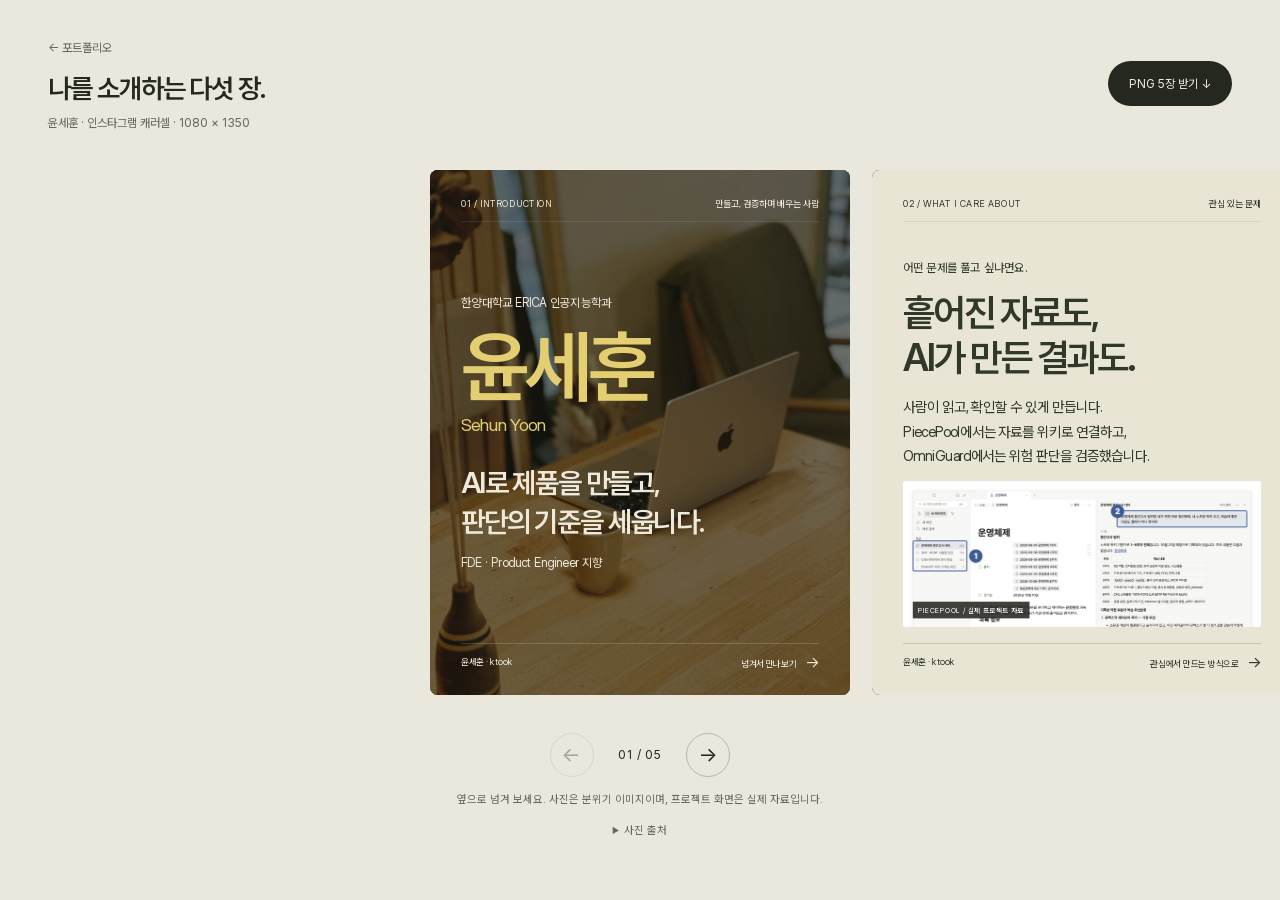
<file: personal-branding/cardnews/index.html>
<!doctype html><html lang="ko"><head><meta charset="utf-8"><meta name="viewport" content="width=device-width,initial-scale=1"><title>윤세훈 · 나를 소개하는 다섯 장</title><meta name="description" content="윤세훈의 관심, 만드는 방식, 프로젝트와 앞으로의 방향을 소개하는 5장 캐러셀입니다."><link rel="stylesheet" href="cards.css"><script src="cards.js" defer></script></head><body>
<header class="viewer-header"><div><a href="../index.html">← 포트폴리오</a><h1>나를 소개하는 다섯 장.</h1><p>윤세훈 · 인스타그램 캐러셀 · 1080 × 1350</p></div><a class="download" href="sehun-yoon-carousel.zip" download>PNG 5장 받기 ↓</a></header>
<main class="rail" aria-label="윤세훈 소개 카드뉴스">
<div class="frame"><section class="card cover" id="card-1" aria-label="1장 자기소개"><img class="photo" src="assets/workspace.jpg" alt="따뜻한 빛의 노트북과 커피, 분위기 사진"><div class="shade"></div><div class="topline"><span>01 / INTRODUCTION</span><span>만들고, 검증하며 배우는 사람</span></div><div class="cover-copy"><p class="school">한양대학교 ERICA 인공지능학과</p><h2>윤세훈<span class="latin-name">Sehun Yoon</span></h2><p class="cover-headline">AI로 제품을 만들고,<br>판단의 기준을 세웁니다.</p><p class="cover-role">FDE · Product Engineer 지향</p></div><div class="slide-footer"><span>윤세훈 · ktook</span><span>넘겨서 만나보기 <b aria-hidden="true">→</b></span></div></section></div>
<div class="frame"><section class="card problems" id="card-2" aria-label="2장 관심 있는 문제"><div class="topline"><span>02 / WHAT I CARE ABOUT</span><span>관심 있는 문제</span></div><div class="problem-copy"><p class="small-label">어떤 문제를 풀고 싶냐면요.</p><h2>흩어진 자료도,<br>AI가 만든 결과도.</h2><p class="body-copy">사람이 읽고, 확인할 수 있게 만듭니다.<br>PiecePool에서는 자료를 위키로 연결하고,<br>OmniGuard에서는 위험 판단을 검증했습니다.</p></div><div class="evidence-image"><img src="../assets/piecepool-app.png" alt="PiecePool의 실제 앱과 자료 정리 흐름"><span>PIECEPOOL / 실제 프로젝트 자료</span></div><div class="slide-footer"><span>윤세훈 · ktook</span><span>관심에서 만드는 방식으로 <b aria-hidden="true">→</b></span></div></section></div>
<div class="frame"><section class="card method" id="card-3" aria-label="3장 만드는 방식과 에이전트 협업"><img class="photo" src="assets/coffee.jpg" alt="노트북과 커피가 놓인 책상, 분위기 사진"><div class="shade"></div><div class="topline"><span>03 / HOW I WORK</span><span>접근과 에이전트 협업</span></div><div class="method-copy"><p class="small-label">저는 이렇게 만듭니다.</p><h2>문제를 정하고.<br>AI와 만들고.<br><em>다시 검증합니다.</em></h2><p class="body-copy">구현에는 AI 에이전트를 활용하고,<br>설계·평가·통합의 기준을 세웁니다.</p></div><div class="method-steps"><div><span>01</span><strong>문제 정의</strong></div><span aria-hidden="true">→</span><div><span>02</span><strong>구현·통합</strong></div><span aria-hidden="true">→</span><div><span>03</span><strong>실행·검증</strong></div></div><div class="slide-footer"><span>윤세훈 · ktook</span><span>만드는 방식에서 실제 작업으로 <b aria-hidden="true">→</b></span></div></section></div>
<div class="frame"><section class="card work" id="card-4" aria-label="4장 프로젝트와 결과"><div class="work-backdrop"><img src="../assets/maldong-home.png" alt="말똥 실제 앱 화면"><img src="../assets/maldong-choice.png" alt="말똥 실제 선택지 비교 화면"></div><div class="shade"></div><div class="topline"><span>04 / WHAT I’VE BUILT</span><span>작업과 결과</span></div><div class="work-copy"><p class="small-label">맡은 역할과 함께 남긴 작업들.</p><h2>작업으로<br>저를 설명합니다.</h2><ul><li><strong>말똥</strong><span>5인 팀장 · SUMTECH 최우수상</span></li><li><strong>PiecePool</strong><span>자료 인입·위키 엔진·품질 측정</span></li><li><strong>OmniGuard</strong><span>PM · 실험 설계·모델 평가</span></li></ul><p class="limits">수상과 함께 시연·파일럿의 한계도 기록합니다.</p></div><div class="slide-footer"><span>윤세훈 · ktook</span><span>결과에서 다음 방향으로 <b aria-hidden="true">→</b></span></div></section></div>
<div class="frame"><section class="card direction" id="card-5" aria-label="5장 배운 것과 앞으로의 방향, 연락처"><img class="photo" src="assets/workspace.jpg" alt="따뜻한 빛의 책상, 분위기 사진"><div class="shade"></div><div class="topline"><span>05 / WHAT’S NEXT</span><span>배운 것, 앞으로의 방향</span></div><div class="direction-copy"><p class="small-label">더 잘 판단하는 엔지니어로.</p><h2>만든 결과를,<br>제 말로 설명할<br><em>수 있도록.</em></h2><p class="body-copy">사용자와 제품을 함께 키우는 PE,<br>고객의 업무에서 해법을 찾는 FDE를 지향합니다.</p></div><div class="contact-block"><p>더 자세한 작업과 판단의 기록</p><a href="https://dbstpgns789-eng.github.io/">dbstpgns789-eng.github.io <span aria-hidden="true">↗</span></a><a class="email" href="mailto:dbstpgns789@hanyang.ac.kr">dbstpgns789@hanyang.ac.kr</a></div><div class="slide-footer"><span>윤세훈 · 한양대학교 ERICA 인공지능학과</span><span>같이 만들고, 검증하고 싶습니다.</span></div></section></div>
</main>
<footer class="viewer-footer"><div class="controls"><button type="button" id="previous" aria-label="이전 카드">←</button><span id="position" aria-live="polite">01 / 05</span><button type="button" id="next" aria-label="다음 카드">→</button></div><p>옆으로 넘겨 보세요. 사진은 분위기 이미지이며, 프로젝트 화면은 실제 자료입니다.</p><details><summary>사진 출처</summary><p>Photo by <a href="https://unsplash.com/photos/a-laptop-computer-sitting-on-top-of-a-wooden-desk-0ABOLMFuvGs">Evan Wise</a> and <a href="https://unsplash.com/photos/hand-holds-a-mug-near-a-laptop-on-a-desk-zb3GHmBoUwM">Mona Jain</a> on Unsplash. <a href="https://unsplash.com/license">License</a></p></details></footer>
</body></html>
</file>
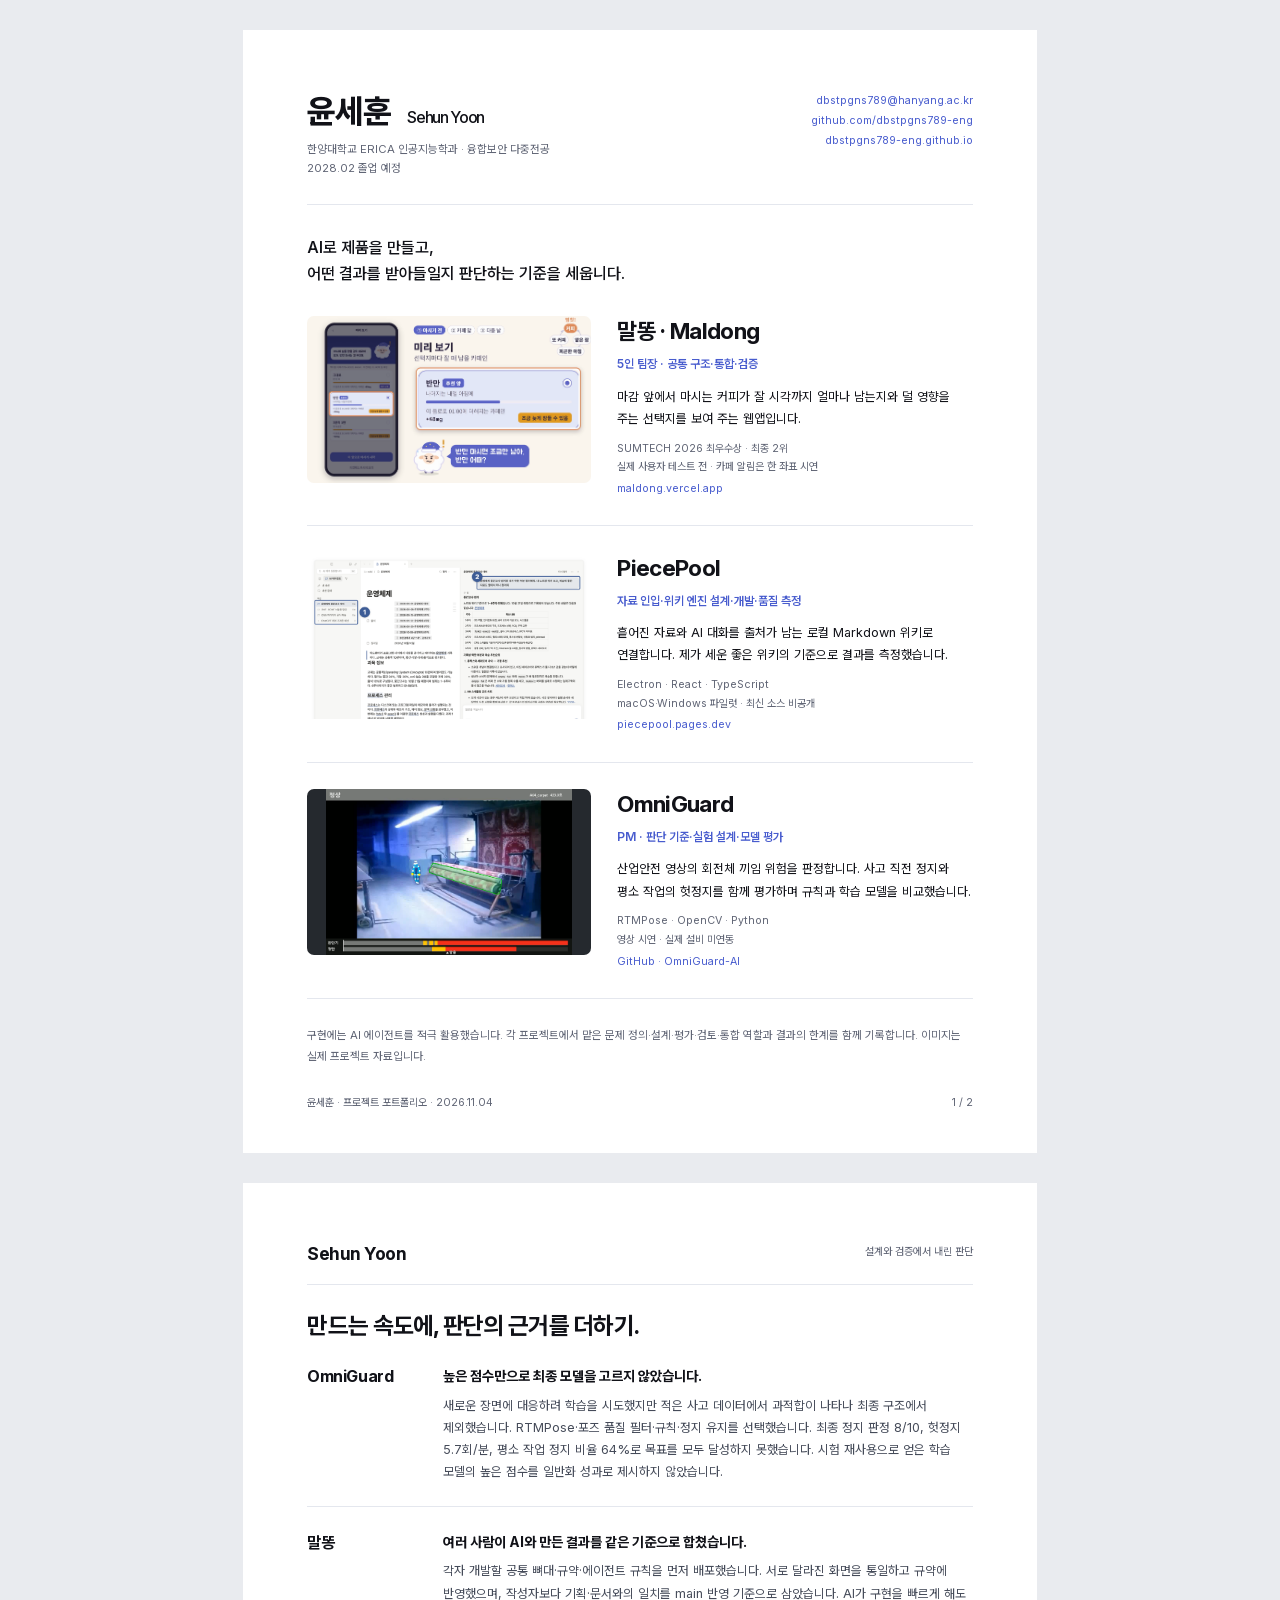
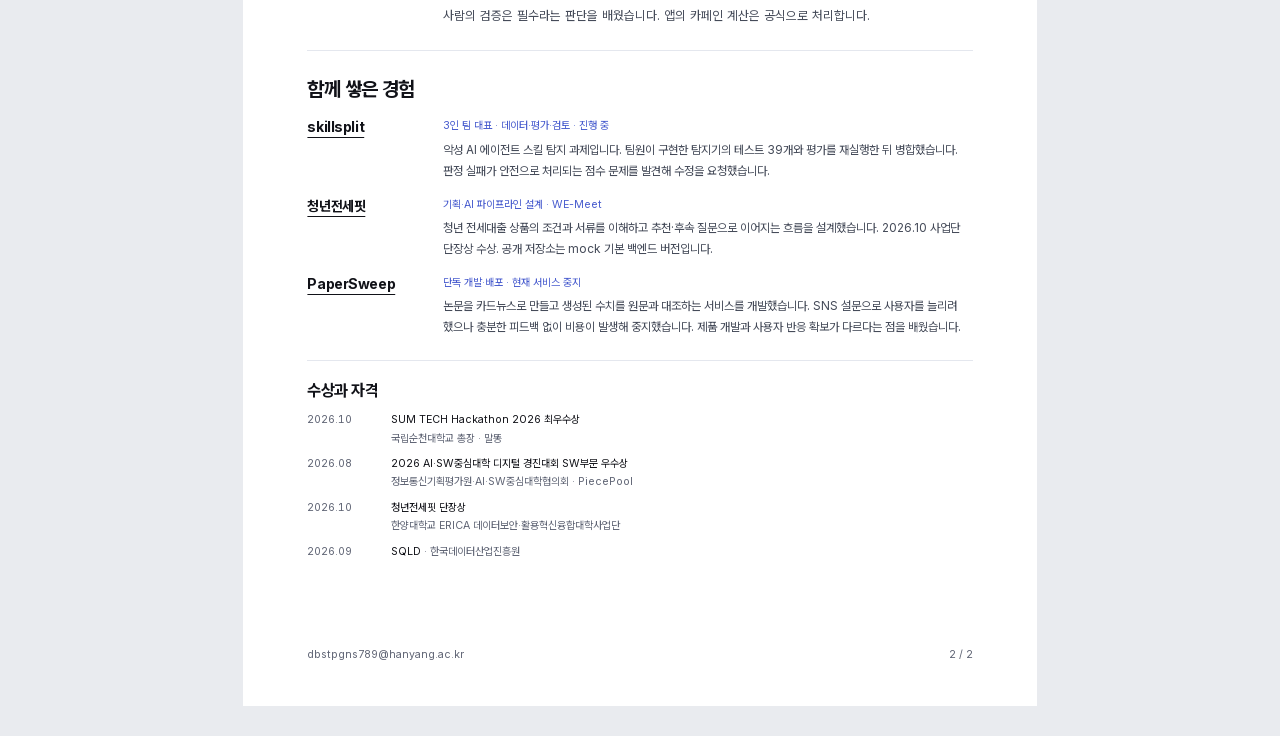
<file: print.html>
<!doctype html>
<html lang="ko">
<head><meta charset="utf-8"><meta name="viewport" content="width=device-width,initial-scale=1"><title>윤세훈 포트폴리오</title><link rel="stylesheet" href="styles.css"><style>
@page{size:A4;margin:0}body{background:#e9ebef;font-size:10pt;line-height:1.65}.sheet{position:relative;background:white;width:210mm;height:297mm;padding:16mm 17mm 17mm;margin:8mm auto;overflow:hidden;break-after:page}.sheet:last-child{break-after:auto}.pdf-header{border-bottom:1px solid var(--line);padding-bottom:7mm;margin-bottom:8mm;display:flex;justify-content:space-between;gap:8mm}.pdf-header h1{font-size:25pt;font-weight:750;letter-spacing:-.04em}.pdf-header h1 span{font-size:12pt;font-weight:500;margin-left:3mm}.pdf-header .aff{font-size:8.5pt;color:var(--muted);margin-top:2mm}.pdf-header .contacts{text-align:right;font-size:8pt;line-height:1.9;white-space:nowrap}.pdf-header a{color:var(--blue);text-decoration:none}.pdf-lede{font-size:12pt;font-weight:550;margin:0 0 8mm;line-height:1.6}.pdf-project{display:grid;grid-template-columns:75mm 1fr;gap:7mm;padding:0 0 7mm;margin-bottom:7mm;border-bottom:1px solid var(--line);break-inside:avoid}.pdf-project img{width:75mm;height:44mm;object-fit:cover;border-radius:7px}.pdf-project .omni{object-fit:contain;background:#25292e}.pdf-project h2{font-size:17pt;line-height:1.3;margin-bottom:2mm}.pdf-project .pdf-role{font-size:9pt;color:var(--blue);font-weight:600;margin-bottom:3mm}.pdf-project .pdf-status{font-size:8pt;color:var(--muted);margin-top:2.5mm}.pdf-project p{font-size:9.5pt;line-height:1.75}.pdf-project .project-url{font-size:8pt;color:var(--blue);margin-top:2mm;text-decoration:none}.pdf-note{font-size:8.5pt;color:var(--muted);line-height:1.8;margin-top:1mm}.page-footer{position:absolute;bottom:11mm;left:17mm;right:17mm;display:flex;justify-content:space-between;gap:8mm;color:var(--muted);font-size:8pt}.pdf-section-title{font-size:18pt;margin:0 0 6mm}.decision{display:grid;grid-template-columns:30mm 1fr;gap:6mm;margin-bottom:6mm;padding-bottom:6mm;border-bottom:1px solid var(--line);break-inside:avoid}.decision h3{font-size:12pt;line-height:1.6}.decision strong{display:block;font-size:10.5pt;margin-bottom:2mm}.decision p{font-size:9.5pt;line-height:1.75;color:#454b59}.pdf-more-title{font-size:15pt;margin:7mm 0 4mm}.pdf-more{display:grid;grid-template-columns:30mm 1fr;gap:6mm;margin-bottom:4mm;break-inside:avoid}.pdf-more h3{font-size:10.5pt;padding-top:.3mm}.pdf-more p{font-size:9pt;color:#454b59;line-height:1.75}.pdf-more .state{color:var(--blue);font-size:8pt;display:block;margin-bottom:1mm}.pdf-awards{margin-top:6mm;border-top:1px solid var(--line);padding-top:5mm}.pdf-awards h3{font-size:12pt;margin-bottom:3mm}.pdf-awards li{display:grid;grid-template-columns:18mm 1fr;gap:4mm;font-size:8pt;margin-top:2mm;line-height:1.7}.pdf-awards time{font-variant-numeric:tabular-nums;color:var(--muted)}.pdf-awards span{color:var(--muted)}.sheet-2 .pdf-header{margin-bottom:7mm;padding-bottom:5mm}.sheet-2 .pdf-header h2{font-size:13pt}.sheet-2 .pdf-header p{font-size:8pt;color:var(--muted)}
@media print{body{background:white}.sheet{margin:0}}
</style><style>.page-footer{border:0;padding:0}.pdf-project .piecepool{object-position:top}</style></head>
<body>
<section class="sheet">
  <header class="pdf-header"><div><h1>윤세훈 <span>Sehun Yoon</span></h1><p class="aff">한양대학교 ERICA 인공지능학과 · 융합보안 다중전공<br>2028.02 졸업 예정</p></div><div class="contacts"><a href="mailto:dbstpgns789@hanyang.ac.kr">dbstpgns789@hanyang.ac.kr</a><br><a href="https://github.com/dbstpgns789-eng">github.com/dbstpgns789-eng</a><br><a href="https://dbstpgns789-eng.github.io/">dbstpgns789-eng.github.io</a></div></header>
  <p class="pdf-lede">AI로 제품을 만들고,<br>어떤 결과를 받아들일지 판단하는 기준을 세웁니다.</p>
  <article class="pdf-project"><img src="assets/plates/maldong-image.png" alt="말똥 실제 앱 화면"><div><h2>말똥 · Maldong</h2><p class="pdf-role">5인 팀장 · 공통 구조·통합·검증</p><p>마감 앞에서 마시는 커피가 잘 시각까지 얼마나 남는지와 덜 영향을 주는 선택지를 보여 주는 웹앱입니다.</p><p class="pdf-status">SUMTECH 2026 최우수상 · 최종 2위<br>실제 사용자 테스트 전 · 카페 알림은 한 좌표 시연</p><a class="project-url" href="https://maldong.vercel.app">maldong.vercel.app</a></div></article>
  <article class="pdf-project"><img class="piecepool" src="assets/piecepool-app.png" alt="PiecePool 실제 앱의 자료 목록·위키·답변 영역"><div><h2>PiecePool</h2><p class="pdf-role">자료 인입·위키 엔진 설계·개발·품질 측정</p><p>흩어진 자료와 AI 대화를 출처가 남는 로컬 Markdown 위키로 연결합니다. 제가 세운 좋은 위키의 기준으로 결과를 측정했습니다.</p><p class="pdf-status">Electron · React · TypeScript<br>macOS·Windows 파일럿 · 최신 소스 비공개</p><a class="project-url" href="https://piecepool.pages.dev/">piecepool.pages.dev</a></div></article>
  <article class="pdf-project"><img class="omni" src="assets/plates/omniguard-image.png" alt="OmniGuard 실제 영상 평가 화면"><div><h2>OmniGuard</h2><p class="pdf-role">PM · 판단 기준·실험 설계·모델 평가</p><p>산업안전 영상의 회전체 끼임 위험을 판정합니다. 사고 직전 정지와 평소 작업의 헛정지를 함께 평가하며 규칙과 학습 모델을 비교했습니다.</p><p class="pdf-status">RTMPose · OpenCV · Python<br>영상 시연 · 실제 설비 미연동</p><a class="project-url" href="https://github.com/dbstpgns789-eng/OmniGuard-AI">GitHub · OmniGuard-AI</a></div></article>
  <p class="pdf-note">구현에는 AI 에이전트를 적극 활용했습니다. 각 프로젝트에서 맡은 문제 정의·설계·평가·검토·통합 역할과 결과의 한계를 함께 기록합니다. 이미지는 실제 프로젝트 자료입니다.</p>
  <footer class="page-footer"><span>윤세훈 · 프로젝트 포트폴리오 · 2026.11.04</span><span>1 / 2</span></footer>
</section>
<section class="sheet sheet-2">
  <header class="pdf-header"><h2>Sehun Yoon</h2><p>설계와 검증에서 내린 판단</p></header>
  <h2 class="pdf-section-title">만드는 속도에, 판단의 근거를 더하기.</h2>
  <article class="decision"><h3>OmniGuard</h3><div><strong>높은 점수만으로 최종 모델을 고르지 않았습니다.</strong><p>새로운 장면에 대응하려 학습을 시도했지만 적은 사고 데이터에서 과적합이 나타나 최종 구조에서 제외했습니다. RTMPose·포즈 품질 필터·규칙·정지 유지를 선택했습니다. 최종 정지 판정 8/10, 헛정지 5.7회/분, 평소 작업 정지 비율 64%로 목표를 모두 달성하지 못했습니다. 시험 재사용으로 얻은 학습 모델의 높은 점수를 일반화 성과로 제시하지 않았습니다.</p></div></article>
  <article class="decision"><h3>말똥</h3><div><strong>여러 사람이 AI와 만든 결과를 같은 기준으로 합쳤습니다.</strong><p>각자 개발할 공통 뼈대·규약·에이전트 규칙을 먼저 배포했습니다. 서로 달라진 화면을 통일하고 규약에 반영했으며, 작성자보다 기획·문서와의 일치를 main 반영 기준으로 삼았습니다. AI가 구현을 빠르게 해도 사람의 검증은 필수라는 판단을 배웠습니다. 앱의 카페인 계산은 공식으로 처리합니다.</p></div></article>
  <h2 class="pdf-more-title">함께 쌓은 경험</h2>
  <article class="pdf-more"><h3><a href="https://github.com/dbstpgns789-eng/skillsplit">skillsplit</a></h3><div><span class="state">3인 팀 대표 · 데이터·평가·검토 · 진행 중</span><p>악성 AI 에이전트 스킬 탐지 과제입니다. 팀원이 구현한 탐지기의 테스트 39개와 평가를 재실행한 뒤 병합했습니다. 판정 실패가 안전으로 처리되는 점수 문제를 발견해 수정을 요청했습니다.</p></div></article>
  <article class="pdf-more"><h3><a href="https://github.com/dbstpgns789-eng/youth-jeonse-fit">청년전세핏</a></h3><div><span class="state">기획·AI 파이프라인 설계 · WE-Meet</span><p>청년 전세대출 상품의 조건과 서류를 이해하고 추천·후속 질문으로 이어지는 흐름을 설계했습니다. 2026.10 사업단 단장상 수상. 공개 저장소는 mock 기본 백엔드 버전입니다.</p></div></article>
  <article class="pdf-more"><h3><a href="https://github.com/dbstpgns789-eng/polyinsight">PaperSweep</a></h3><div><span class="state">단독 개발·배포 · 현재 서비스 중지</span><p>논문을 카드뉴스로 만들고 생성된 수치를 원문과 대조하는 서비스를 개발했습니다. SNS 설문으로 사용자를 늘리려 했으나 충분한 피드백 없이 비용이 발생해 중지했습니다. 제품 개발과 사용자 반응 확보가 다르다는 점을 배웠습니다.</p></div></article>
  <section class="pdf-awards"><h3>수상과 자격</h3><ul><li><time>2026.10</time><div>SUM TECH Hackathon 2026 최우수상<br><span>국립순천대학교 총장 · 말똥</span></div></li><li><time>2026.08</time><div>2026 AI·SW중심대학 디지털 경진대회 SW부문 우수상<br><span>정보통신기획평가원·AI·SW중심대학협의회 · PiecePool</span></div></li><li><time>2026.10</time><div>청년전세핏 단장상<br><span>한양대학교 ERICA 데이터보안·활용혁신융합대학사업단</span></div></li><li><time>2026.09</time><div>SQLD <span>· 한국데이터산업진흥원</span></div></li></ul></section>
  <footer class="page-footer"><span>dbstpgns789@hanyang.ac.kr</span><span>2 / 2</span></footer>
</section>
</body></html>
</file>
<file: styles.css>
@font-face{font-family:Inter;src:url('assets/fonts/InterVariable.woff2') format('woff2');font-weight:100 900;font-display:swap}
@font-face{font-family:Pretendard;src:url('assets/fonts/PretendardVariable.woff2') format('woff2');font-weight:100 900;font-display:swap}
:root{--paper:#fff;--rail:#f7f8fa;--ink:#111218;--muted:#606575;--blue:#485cce;--blue-hover:#3549b8;--blue-soft:#eceffc;--line:#e4e7ee;--radius:12px;--space:clamp(28px,2.8vw,48px);--rail-width:clamp(240px,21vw,336px);--font:Inter,Pretendard,sans-serif;--ease:cubic-bezier(.16,1,.3,1)}
*{box-sizing:border-box}html{scroll-behavior:smooth;scroll-padding-top:28px}body{margin:0;background:var(--paper);color:var(--ink);font-family:var(--font);font-size:16px;line-height:1.7;word-break:keep-all;overflow-wrap:anywhere;-webkit-font-smoothing:antialiased}::selection{background:#dfe4ff;color:#17256e}a{color:inherit;text-underline-offset:5px}button{font:inherit;cursor:pointer}a,button{-webkit-tap-highlight-color:transparent}a:focus-visible,button:focus-visible{outline:3px solid var(--blue);outline-offset:5px}a:hover{color:var(--blue)}button:disabled{opacity:.55;cursor:default}img{max-width:100%;display:block}p,figure{margin:0}h1,h2,h3,h4{margin:0;line-height:1.25;letter-spacing:-.03em;text-wrap:balance}ul{padding:0;list-style:none;margin:0}[hidden]{display:none!important}.icon{width:21px;height:21px;fill:none;stroke:currentColor;stroke-width:1.6;stroke-linecap:round;stroke-linejoin:round;flex:none}.sr-only{position:absolute;width:1px;height:1px;padding:0;overflow:hidden;clip-path:inset(50%);white-space:nowrap}.skip-link{position:fixed;z-index:20;left:16px;top:12px;padding:10px 16px;background:var(--ink);color:white;transform:translateY(-180%)}.skip-link:focus{transform:translateY(0)}
.profile{position:fixed;inset:0 auto 0 0;width:var(--rail-width);background:var(--rail);padding:clamp(70px,7.5vw,116px) clamp(30px,4.5vw,68px) 36px;overflow-y:auto}.identity h1{font-size:clamp(28px,2.4vw,36px);font-weight:750;white-space:nowrap;letter-spacing:-.04em}.korean-name{color:var(--muted);font-size:21px;line-height:1.7;font-weight:550;margin-top:3px}.occupation{font-size:16px;white-space:nowrap;color:#4e5362;margin-top:27px}.profile-intro{font-size:17px;color:var(--muted);line-height:1.8;margin-top:8px;white-space:nowrap}.navigation{display:flex;flex-direction:column;gap:4px;margin:68px -10px 0}.navigation a{display:flex;align-items:center;justify-content:space-between;text-decoration:none;padding:12px 24px;border-radius:9px;font-size:18px;font-weight:500;color:#4e5362;transition:background-color 180ms,color 180ms}.navigation a:hover,.navigation a.active{background:var(--blue-soft);color:var(--blue)}.nav-arrow{width:16px;height:16px;opacity:0;transition:opacity 180ms}.navigation a:hover .nav-arrow,.navigation a:focus-visible .nav-arrow{opacity:1}.profile-contact{margin-top:62px;padding-top:24px;border-top:1px solid var(--line)}.profile-contact a{display:flex;align-items:flex-start;gap:8px;text-decoration:none;font-size:12px;color:var(--muted);line-height:1.7;letter-spacing:-.02em}.profile-contact .icon{width:17px;height:17px;margin-top:2px}.profile-contact span{min-width:0;overflow-wrap:anywhere}
main{margin-left:var(--rail-width);padding:46px var(--space) 0;max-width:1840px}#work{scroll-margin-top:0}.project{padding-bottom:23px;margin-bottom:23px;border-bottom:1px solid var(--line)}.project-row{display:grid;grid-template-columns:minmax(0,1.72fr) minmax(0,1fr);align-items:center;gap:clamp(24px,2.2vw,36px)}.project-image{border-radius:var(--radius);overflow:hidden;background:#f5f5f7;aspect-ratio:1.72}.project-image img{width:100%;height:100%;object-fit:cover}.piecepool-image{aspect-ratio:1.8;border:1px solid var(--line);background:white}.piecepool-image img{object-fit:cover}.omniguard-image{aspect-ratio:1.72;background:#25292e}.omniguard-image img{object-fit:contain}.project-copy{padding:12px 0;min-width:0}.project-copy h2{font-size:clamp(26px,2.4vw,36px);font-weight:750;margin-bottom:21px;letter-spacing:-.035em}.project-copy h2 span{white-space:nowrap}.role{font-size:17px;line-height:1.6;font-weight:650;color:#575d6d}.project-status{font-size:16px;color:var(--muted);margin-top:3px}.description{font-size:16px;line-height:1.8;color:var(--muted);margin-top:31px}.actions{display:flex;align-items:center;gap:24px;flex-wrap:wrap;margin-top:32px}.button{display:inline-flex;justify-content:center;align-items:center;gap:15px;border:0;border-radius:9px;background:var(--blue);color:white;text-decoration:none;padding:12px 25px;font-size:15px;line-height:1.5;font-weight:550;white-space:nowrap;transition:background-color 180ms,box-shadow 220ms}.button:hover{background:var(--blue-hover);color:white;box-shadow:0 4px 14px #3346b52b}.button[aria-expanded=true]{background:#3549b8}.button[aria-expanded=true] .icon{transform:rotate(90deg)}.button .icon{transition:transform 220ms var(--ease)}.text-link{display:inline-flex;align-items:center;gap:8px;font-size:14px;color:var(--blue);text-decoration:none;line-height:1.6}.text-link:hover{text-decoration:underline}.text-link .icon{width:18px;height:18px}.project-details{margin-top:28px;padding:30px;background:var(--rail);border-radius:var(--radius)}.detail-heading{margin-bottom:24px}.detail-heading h3{font-size:24px}.detail-heading>p{font-size:13px;color:var(--muted);margin-top:10px}.detail-columns{display:grid;grid-template-columns:1fr 1fr;gap:30px}.detail-columns h4{font-size:15px;margin-bottom:8px}.detail-columns p,.learning{font-size:15px;color:#4e5362;line-height:1.85}.learning{margin:24px 0 18px}.detail-image{max-width:850px;margin:26px auto 22px}.detail-image img{border-radius:8px;width:100%;height:auto}.detail-image figcaption,.asset-caption{font-size:12px;color:var(--muted);margin-top:9px}.asset-caption{margin:16px 0}.project-details>.text-link{margin-top:8px}
.other-work{padding-top:46px}.section-heading{font-size:30px;font-weight:700;margin-bottom:30px}.work-entry{display:grid;grid-template-columns:minmax(180px,.75fr) minmax(0,1.8fr);gap:44px;padding:29px 0;border-top:1px solid var(--line)}.work-entry h3{font-size:21px}.entry-meta{color:var(--muted);font-size:13px;margin-top:10px;line-height:1.8}.work-entry>div>p:not(.entry-meta){max-width:70ch;font-size:15px;color:#555b69;line-height:1.9}.work-entry .text-link{margin-top:12px}.about{margin-top:80px;padding-top:46px;border-top:1px solid var(--line);scroll-margin-top:0}.about-intro{display:grid;grid-template-columns:1fr 1.5fr;gap:48px;margin:34px 0 52px}.about-intro h3{font-size:clamp(25px,2.4vw,36px);line-height:1.45}.about-intro p{font-size:15px;color:#555b69;max-width:70ch}.about-intro p+p{margin-top:16px}.about-grid{display:grid;grid-template-columns:1fr 1fr;gap:52px;padding-top:35px;border-top:1px solid var(--line)}.about-grid h3,.recognition h3{font-size:20px;margin-bottom:23px}.facts{margin:0}.facts dt{font-size:15px;font-weight:650;margin-top:22px}.facts dd{margin:8px 0 0;color:var(--muted);font-size:14px;max-width:65ch;line-height:1.85}.recognition{margin-top:46px;padding-top:36px;border-top:1px solid var(--line)}.recognition li{display:grid;grid-template-columns:88px 1fr;gap:20px;margin-top:22px;font-size:14px}.recognition time{color:var(--muted);font-variant-numeric:tabular-nums}.recognition strong{display:block;font-weight:600}.recognition span{display:block;color:var(--muted);font-size:13px;margin-top:4px}.contact{margin-top:58px;padding:36px 0 50px}.contact h3{font-size:25px}.contact .actions{margin-top:24px}footer{display:flex;justify-content:space-between;gap:20px;border-top:1px solid var(--line);padding:24px 0;font-size:12px;color:var(--muted)}
@media(min-width:1000px) and (prefers-reduced-motion:no-preference){.identity{animation:profile-arrive 650ms var(--ease) both}@keyframes profile-arrive{from{transform:translateY(7px);filter:blur(2px)}to{transform:translateY(0);filter:blur(0)}}}
@media(min-width:1700px){main{padding-top:55px}.project-copy h2{font-size:38px}.description{font-size:18px}.project{margin-bottom:30px;padding-bottom:30px}.profile-contact a{font-size:13px}}
@media(max-width:1250px) and (min-width:901px){.profile{padding-left:30px;padding-right:30px}.profile-intro{font-size:15px}.occupation{font-size:14px}.navigation{margin-top:50px}.profile-contact{margin-top:40px}.project-copy h2{font-size:27px;margin-bottom:15px}.role{font-size:14px}.project-status{font-size:14px}.description{font-size:14px;margin-top:20px}.wide-only{display:none}.actions{gap:12px;margin-top:24px}.button{padding:11px 18px;font-size:13px}.text-link{font-size:13px}.project-row{gap:24px}.project-image{aspect-ratio:1.55}.piecepool-image{aspect-ratio:1.65}}
@media(max-width:900px){.profile{position:relative;width:auto;inset:auto;padding:34px 30px 25px;overflow:visible}.identity{display:grid;grid-template-columns:1fr 1fr;column-gap:20px}.identity h1{font-size:29px}.korean-name{font-size:18px;grid-column:1}.occupation{grid-column:2;grid-row:1;align-self:end;margin:0;font-size:13px;text-align:right}.profile-intro{grid-column:2;grid-row:2/4;margin:4px 0 0;font-size:14px;text-align:right;white-space:normal}.navigation{flex-direction:row;gap:8px;margin:24px -10px 0}.navigation a{padding:9px 16px;font-size:15px}.nav-arrow{display:none}.profile-contact{margin-top:18px;padding-top:17px}.profile-contact a{font-size:13px}.profile-contact span{overflow-wrap:normal}main{margin:0;padding:30px}.project-copy h2{font-size:28px}.role,.project-status{font-size:14px}.description{font-size:14px;margin-top:20px}.wide-only{display:none}.actions{margin-top:24px;gap:16px}.button{font-size:14px;padding:11px 18px}.project-row{grid-template-columns:1.3fr 1fr;gap:25px}.project-image{aspect-ratio:1.3}.piecepool-image img{object-fit:contain}.about-intro{gap:30px}.work-entry{gap:28px}.other-work{padding-top:30px}}
@media(max-width:620px){html{scroll-padding-top:18px}.profile{padding:29px 23px 22px}.identity{display:block}.identity h1{font-size:30px}.korean-name{font-size:18px}.occupation{text-align:left;font-size:13px;margin-top:17px}.profile-intro{text-align:left;font-size:15px;margin-top:5px;line-height:1.7}.profile-intro br{display:none}.navigation{margin-top:20px;gap:4px}.navigation a{padding:9px 17px}.profile-contact{display:none}main{padding:25px 22px 0}.project-row{display:block}.project-image,.piecepool-image,.omniguard-image{aspect-ratio:1.72}.piecepool-image img{object-fit:cover}.project-copy{padding:24px 1px 8px}.project-copy h2{font-size:29px;margin-bottom:13px}.role{font-size:15px}.project-status{font-size:14px}.description{font-size:15px;margin-top:20px;max-width:38ch}.actions{margin-top:23px;gap:22px}.button{font-size:14px;padding:12px 21px}.text-link{font-size:14px}.project{padding-bottom:27px;margin-bottom:27px}.project-details{padding:23px 20px;margin-top:18px}.detail-heading h3{font-size:21px;line-height:1.45}.detail-columns{grid-template-columns:1fr;gap:23px}.detail-columns p,.learning{font-size:14px}.section-heading{font-size:26px;margin-bottom:26px}.other-work{padding-top:24px}.work-entry{grid-template-columns:1fr;gap:13px;padding:26px 0}.entry-meta{margin-top:7px}.work-entry>div>p:not(.entry-meta){font-size:14px}.about{margin-top:42px;padding-top:35px}.about-intro{grid-template-columns:1fr;gap:23px;margin-top:20px;margin-bottom:32px}.about-intro h3{font-size:27px}.about-intro p{font-size:14px}.about-grid{grid-template-columns:1fr;gap:32px;padding-top:29px}.recognition{margin-top:32px;padding-top:29px}.recognition li{grid-template-columns:62px 1fr;gap:12px;font-size:13px}.recognition span{font-size:12px}.contact{margin-top:33px;padding-top:20px;padding-bottom:34px}.contact h3{font-size:22px}footer{font-size:11px;padding:22px 0}}
@media(prefers-reduced-motion:reduce){html{scroll-behavior:auto}*,*::before,*::after{animation:none!important;transition:none!important}}
.piecepool-image img{object-fit:contain}
.profile-contact{margin-right:-18px}
</file>
<file: personal-branding/styles.css>
@font-face{font-family:Pretendard;src:url('assets/fonts/PretendardVariable.woff2') format('woff2');font-weight:100 900;font-display:swap}@font-face{font-family:Inter;src:url('assets/fonts/InterVariable.woff2') format('woff2');font-weight:100 900;font-display:swap}
:root{--primary:#0066cc;--focus:#0071e3;--link-dark:#2997ff;--ink:#1d1d1f;--soft:#333333;--muted:#66666d;--canvas:#fff;--parchment:#f5f5f7;--pearl:#fafafc;--dark:#272729;--on-dark:#fff;--muted-dark:#ccc;--hairline:#e0e0e0;--divider:#f0f0f0;--r-sm:8px;--r-lg:18px;--pill:9999px;--content:1120px;--section:96px;--product-shadow:3px 5px 30px rgba(0,0,0,.22)}
*{box-sizing:border-box}html{scroll-behavior:smooth;scroll-padding-top:84px}body{margin:0;color:var(--ink);background:var(--canvas);font:400 17px/1.65 Inter,Pretendard,system-ui,-apple-system,sans-serif;letter-spacing:-.02em;word-break:keep-all;overflow-wrap:anywhere;-webkit-font-smoothing:antialiased}h1,h2,h3,p,figure{margin:0}h1,h2,h3,strong{font-weight:600}a{color:inherit;text-decoration:none}button{font:inherit;cursor:pointer}a,button,summary{touch-action:manipulation;-webkit-tap-highlight-color:transparent}img,video{display:block;max-width:100%;height:auto}a:focus-visible,button:focus-visible,summary:focus-visible,[tabindex='0']:focus-visible{outline:3px solid var(--focus);outline-offset:5px;border-radius:4px}::selection{background:#d9eaff}.container,.nav-inner{width:calc(100% - 96px);max-width:var(--content);margin-inline:auto}.tile{padding-block:var(--section)}.eyebrow{font-size:12px;font-weight:600;line-height:1.6;letter-spacing:.085em}.slash{color:#999;margin-inline:10px}.lead{font-size:17px;line-height:1.8;color:var(--muted)}.skip{position:fixed;top:-100px;left:20px;background:var(--primary);color:#fff;padding:12px 20px;z-index:20}.skip:focus{top:12px}.global{height:44px;background:#000;color:#eee;font-size:12px}.nav-inner{height:100%;display:flex;align-items:center;justify-content:space-between}.global a{display:inline-flex;align-items:center;min-height:44px}.wordmark{font-size:13px;font-weight:600;gap:13px}.wordmark span{font-size:11px;font-weight:400;color:#aaa}.nav{height:64px;position:sticky;top:0;z-index:10;background:rgba(245,245,247,.88);backdrop-filter:saturate(180%) blur(20px);border-bottom:1px solid rgba(0,0,0,.07)}.nav-name{font-size:19px;font-weight:600}.nav-name span{font-size:13px;font-weight:400;color:var(--muted);margin-left:6px}.nav nav{display:flex;align-items:center;gap:28px;font-size:13px}.nav nav a{display:flex;align-items:center;min-height:44px}.nav nav .nav-cta{min-height:34px;padding:5px 15px;border-radius:var(--pill);background:var(--primary);color:#fff}.button{display:inline-flex;justify-content:center;align-items:center;min-height:46px;background:var(--primary);color:white;border-radius:var(--pill);padding:11px 22px;font-size:14px;line-height:1.6;transition:transform .16s}.button:active,.tabs button:active{transform:scale(.95)}.link{display:inline-flex;align-items:center;min-height:44px;font-size:14px;color:var(--primary)}.link:hover{text-decoration:underline;text-underline-offset:4px}.actions{display:flex;align-items:center;gap:26px;flex-wrap:wrap}.hero{padding:72px 0 80px}.hero-grid{display:grid;grid-template-columns:1.25fr 1fr;gap:44px;align-items:center}.hero h1{font-size:clamp(32px,3.65vw,51px);line-height:1.28;letter-spacing:-.05em;margin-top:24px;white-space:nowrap}.hero h1 span{color:#727278}.hero .lead{margin-top:26px;font-size:16px}.hero .actions{margin-top:30px;gap:20px}.school{font-size:12px;color:var(--muted);line-height:1.8;margin-top:35px}.hero-art{display:flex;flex-direction:column;height:564px;padding:23px 24px 20px;background:var(--parchment);border-radius:var(--r-lg);position:relative;overflow:hidden}.art-top,.art-bottom{display:flex;align-items:center;justify-content:space-between;gap:12px;font-size:10px;letter-spacing:.04em}.art-top>span{font-size:9px;color:var(--muted)}.art-top>strong{font-size:12px;letter-spacing:-.02em}.phones{position:relative;flex:1;width:100%;margin-top:25px}.phone{position:absolute;background:var(--ink);border:5px solid var(--ink);border-radius:28px;overflow:hidden;box-shadow:var(--product-shadow);aspect-ratio:390/844}.phone img{width:100%;height:100%;object-fit:cover;object-position:top}.back{top:2px;left:0;transform:rotate(-7deg);width:174px}.front{top:34px;right:0;transform:rotate(6deg);width:190px}.art-bottom{font-size:11px;letter-spacing:-.02em;margin-top:24px}.circle{width:32px;height:32px;border-radius:50%;background:white;color:var(--primary);display:grid;place-items:center;font-size:18px}.kicker{display:flex;justify-content:space-between;gap:20px;font-size:11px;letter-spacing:.09em;font-weight:600}.kicker span:last-child{font-size:12px;color:var(--muted);font-weight:400;letter-spacing:-.01em}.featured{background:var(--parchment)}.feature-heading{display:flex;justify-content:space-between;align-items:flex-end;gap:48px;margin-top:56px}.feature-heading h2{font-size:80px;line-height:1.1;letter-spacing:-.06em;margin-top:13px}.feature-heading h2 span{font-size:22px;color:var(--muted);font-weight:400;letter-spacing:-.03em;margin-left:20px}.feature-heading>p{font-size:25px;line-height:1.5;letter-spacing:-.035em}.meta{border-top:1px solid #d9d9dd;margin-top:36px;padding-top:21px;display:flex;align-items:center;gap:55px;font-size:13px}.meta p>span{display:block;font-size:9px;color:var(--muted);letter-spacing:.1em;margin-bottom:6px}.meta-links{margin-left:auto;display:flex;gap:24px;color:var(--primary)}.meta-links a{display:flex;align-items:center;min-height:44px}.showcase{background:white;border-radius:var(--r-lg);overflow:hidden;margin-top:36px}.showcase-bar{padding:18px 24px;display:flex;justify-content:space-between;align-items:center;gap:16px;border-bottom:1px solid var(--divider);font-size:13px}.tabs{display:flex;gap:4px;padding:4px;background:var(--parchment);border-radius:var(--pill)}.tabs button{border:0;background:transparent;border-radius:var(--pill);min-height:36px;padding:6px 18px;color:var(--muted);font-size:12px;transition:transform .16s}.tabs button[aria-selected=true]{background:var(--ink);color:#fff}.showcase figure img{width:100%;aspect-ratio:16/9;object-fit:contain;background:#faf6ed}.showcase figcaption{padding:18px 24px;font-size:12px;color:var(--muted);border-top:1px solid var(--divider)}.note{font-size:11px;line-height:1.7;color:var(--muted);max-width:880px;margin-top:17px}.ownership{background:var(--dark);color:white;padding-block:104px}.ownership>.container>.eyebrow{color:var(--muted-dark)}.ownership h2{font-size:44px;line-height:1.3;letter-spacing:-.04em;margin-top:22px}.ownership h2 span{color:#a7a7ae}.ownership .lead{color:var(--muted-dark);margin-top:26px}.ownership-grid{display:grid;grid-template-columns:repeat(3,1fr);gap:52px;margin-top:60px}.ownership-grid article{border-top:1px solid #55555a;padding-top:22px}.ownership-grid article>span{font-size:11px;color:#b8b8c0;letter-spacing:.06em}.ownership-grid h3{font-size:20px;margin-top:15px;letter-spacing:-.025em}.ownership-grid p{font-size:14px;line-height:1.8;color:var(--muted-dark);margin-top:12px}.contribution{display:grid;grid-template-columns:95px 1fr;gap:26px;border-top:1px solid #55555a;margin-top:48px;padding-top:23px;font-size:12px}.contribution p{color:var(--muted-dark)}.story-intro{margin-bottom:58px}.story-intro h2,.works h2,.about h2{font-size:40px;line-height:1.25;letter-spacing:-.035em;margin-top:18px}.story-intro .lead{margin-top:20px}.story-row{display:grid;grid-template-columns:.88fr 1.3fr;gap:80px;border-top:1px solid var(--hairline);padding:42px 0 46px}.story-label>span{font-size:11px;color:var(--muted);letter-spacing:.03em}.story-label h3{font-size:24px;line-height:1.45;letter-spacing:-.03em;margin-top:15px}.story-copy{font-size:16px;line-height:1.9;color:var(--soft)}.flow{display:flex;gap:10px;align-items:center;flex-wrap:wrap;background:var(--parchment);padding:18px;border-radius:var(--r-sm);margin-top:24px;font-size:11px}.flow>span:nth-child(odd){font-weight:600}.flow>span:nth-child(even){color:var(--muted)}.result-numbers{display:grid;grid-template-columns:1fr 1fr;gap:24px;margin-bottom:25px}.result-numbers strong{font-size:42px;line-height:1.2;letter-spacing:-.04em}.result-numbers strong span{font-size:17px;font-weight:400;color:var(--muted);margin-left:4px}.result-numbers p{font-size:11px;line-height:1.6;color:var(--muted);margin-top:9px}.demo{background:var(--parchment);padding-inline:28px;border-radius:var(--r-lg);margin-top:12px}.demo summary{display:flex;justify-content:space-between;align-items:center;gap:24px;padding:28px 0;cursor:pointer;list-style:none}.demo summary::-webkit-details-marker,.work-detail summary::-webkit-details-marker{display:none}.demo summary .eyebrow{display:block;color:var(--muted);font-size:10px;margin-bottom:8px}.demo summary strong{font-size:21px;letter-spacing:-.03em}.plus{font-size:26px;line-height:1;color:var(--primary);font-weight:300}.demo[open] .plus{transform:rotate(45deg)}.demo-content{padding-bottom:24px}.demo-content video{width:100%;border-radius:var(--r-sm);background:#000}.demo-content .actions{margin-top:14px;gap:28px}.works{background:var(--parchment)}.works h2{margin-top:42px}.works>.container>.lead{margin-top:18px}.work-pair{display:grid;grid-template-columns:1fr 1fr;gap:24px;margin-top:42px}.work-card{background:#fff;border-radius:var(--r-lg);overflow:hidden;display:flex;flex-direction:column}.work-image{height:290px;background:#e9e9ed;padding:24px 24px 0;overflow:hidden}.work-image img{width:100%;height:100%;object-fit:cover;object-position:top;border-radius:var(--r-sm) var(--r-sm) 0 0}.vision-image{background:#252527;padding:24px}.vision-image img{object-fit:contain;border-radius:0}.work-body{padding:30px 32px 28px;flex:1}.work-body>.eyebrow{font-size:10px;letter-spacing:.02em;color:var(--muted)}.work-body h3{font-size:30px;line-height:1.2;letter-spacing:-.035em;margin-top:12px}.work-body>p:not(.eyebrow){font-size:15px;line-height:1.8;margin-top:17px}.work-body>.status{font-size:12px!important;color:var(--muted);margin-top:15px!important}.work-body>.link{margin-top:6px}.work-detail{border-top:1px solid var(--divider);margin-top:20px;padding-top:6px}.work-detail summary{display:flex;justify-content:space-between;align-items:center;cursor:pointer;list-style:none;min-height:44px;font-size:12px}.work-detail summary>span{font-size:20px;color:var(--primary);font-weight:300}.work-detail[open] summary>span{transform:rotate(45deg)}.work-detail>p{font-size:13px;line-height:1.9;color:var(--muted);margin:6px 0 10px}.work-detail>.link{font-size:12px}.work-list{margin-top:44px}.work-list article{display:grid;grid-template-columns:32px 1fr 1.35fr;gap:24px;padding:30px 0;border-top:1px solid #d9d9dd}.work-index{font-size:10px;color:var(--muted);padding-top:5px;letter-spacing:.04em}.work-list h3{font-size:21px;line-height:1.4;letter-spacing:-.025em}.role{font-size:11px;color:var(--muted);margin-top:7px}.work-list article>div:last-child>p{font-size:14px;line-height:1.8}.work-list .link{font-size:12px;margin-top:5px}.about-grid{display:grid;grid-template-columns:1fr 1fr;gap:80px;margin-top:52px}.about-grid .eyebrow{font-size:10px;color:var(--muted)}.about h2{font-size:37px;line-height:1.35;margin-top:19px}.about-copy>p{font-size:17px;line-height:1.9}.experience{margin-top:35px}.experience h3,.about-bottom h3{font-size:14px}.experience>p{font-size:13px;margin-top:20px}.experience strong,.experience span{display:block}.experience span{color:var(--muted);margin-top:7px;line-height:1.8}.about-bottom{display:grid;grid-template-columns:1.5fr 1fr;gap:90px;border-top:1px solid var(--hairline);margin-top:56px;padding-top:37px}.awards ul{list-style:none;padding:0;margin:24px 0 0}.awards li{display:grid;grid-template-columns:63px 1fr;gap:20px;margin-top:22px;font-size:12px}.awards li>span{font-size:10px;color:var(--muted);padding-top:3px}.awards strong{font-size:12px;line-height:1.6}.awards li p{font-size:11px;line-height:1.7;color:var(--muted);margin-top:5px}.tool-label{font-size:9px;color:var(--muted);letter-spacing:.09em;margin-top:26px}.tools>p:not(.tool-label){font-size:13px;line-height:1.9;margin-top:7px}.tools>.link{font-size:12px;margin-top:14px}.contact{background:var(--parchment);text-align:center;padding-block:86px}.contact h2{font-size:48px;line-height:1.25;letter-spacing:-.04em;margin-top:22px}.contact .eyebrow{color:var(--muted)}.email{display:inline-block;font-size:22px;line-height:1.6;color:var(--primary);letter-spacing:-.025em;margin-top:26px}.contact .actions{justify-content:center;margin-top:30px}footer{background:var(--parchment)}.footer-inner{display:flex;justify-content:space-between;gap:20px;border-top:1px solid #d9d9dd;padding-block:23px;font-size:10px;color:var(--muted)}.footer-inner a{margin-left:24px;min-height:32px;display:inline-flex;align-items:center}
@media(min-width:1441px){:root{--content:1200px}.hero h1{font-size:53px}.hero-grid{gap:70px}.hero-art{height:600px}.back{width:194px}.front{width:210px}}
@media(max-width:1100px){.container,.nav-inner{width:calc(100% - 64px)}.hero-grid{gap:30px;grid-template-columns:1.2fr 1fr}.hero h1{font-size:3.6vw}.hero-art{height:510px;padding-inline:20px}.back{width:155px}.front{width:167px}.art-top>span{font-size:8px}.art-bottom{font-size:10px}.hero .lead{font-size:14px}.hero .actions{gap:12px}.hero .button,.hero .link{font-size:12px}.story-row{gap:50px}.ownership-grid{gap:34px}.about-grid{gap:50px}.feature-heading h2{font-size:68px}.feature-heading>p{font-size:22px}.work-image{height:250px}}
@media(max-width:834px){:root{--section:72px}.hero{padding-block:54px 64px}.hero-grid{grid-template-columns:1fr}.hero h1{font-size:clamp(34px,6.3vw,49px);white-space:normal;line-height:1.3}.hero .lead{font-size:16px}.hero .button,.hero .link{font-size:14px}.school{margin-top:25px}.hero-art{height:460px;margin-top:12px}.phones{width:360px;max-width:100%;margin-inline:auto}.back{width:175px;left:18px;top:-4px}.front{width:185px;right:16px;top:17px}.art-top{position:relative;z-index:1}.art-bottom{position:relative;z-index:1;background:var(--parchment);padding-top:12px;margin-top:4px;font-size:12px}.art-top>span{font-size:11px}.feature-heading{margin-top:38px}.feature-heading h2{font-size:62px}.feature-heading>p{font-size:20px}.feature-heading h2 span{font-size:18px;margin-left:14px}.meta{gap:28px;flex-wrap:wrap}.showcase-bar{padding:15px 20px}.tabs button{padding:6px 13px}.ownership h2{font-size:36px}.ownership-grid{gap:28px}.ownership-grid h3{font-size:17px}.ownership-grid p{font-size:13px}.story-intro h2,.works h2{font-size:33px}.story-row{grid-template-columns:.85fr 1.2fr;gap:34px}.story-label h3{font-size:20px}.story-copy{font-size:15px}.result-numbers strong{font-size:35px}.work-pair{gap:20px}.work-body{padding:24px}.work-image{height:210px;padding:16px 16px 0}.vision-image{padding:16px}.work-body>p:not(.eyebrow){font-size:14px}.work-list article{grid-template-columns:22px .9fr 1.3fr;gap:18px}.about-grid{gap:35px}.about h2{font-size:30px}.about-copy>p{font-size:15px}.about-bottom{gap:48px}.contact h2{font-size:40px}}
@media(max-width:640px){:root{--section:56px}.container,.nav-inner{width:calc(100% - 40px)}.global{height:40px}.global a{min-height:40px}.nav{height:56px}.nav-name{font-size:16px}.nav-name span{font-size:11px}.nav nav{gap:19px;font-size:11px}.nav nav>a:first-child{display:none}.nav nav .nav-cta{font-size:11px;padding:4px 12px;min-height:32px}.hero{padding-top:40px}.hero .eyebrow{font-size:10px;letter-spacing:.045em}.hero h1{font-size:clamp(28px,6.9vw,41px);margin-top:20px;letter-spacing:-.055em}.hero .lead{font-size:14px;margin-top:21px}.hero .actions{margin-top:25px;gap:16px}.hero .button{font-size:12px;padding:10px 17px}.hero .link{font-size:12px}.school{font-size:11px}.hero-art{height:450px;margin-top:6px;padding:20px}.phones{width:310px;margin-top:20px}.back{width:157px;left:8px;top:7px;border-width:4px;border-radius:23px}.front{width:170px;right:7px;top:23px;border-width:4px;border-radius:24px}.art-top>span{font-size:8px}.art-top>strong{font-size:11px}.art-bottom{font-size:10px}.kicker{font-size:9px;gap:12px;letter-spacing:.07em}.kicker span:last-child{font-size:10px;max-width:150px;text-align:right}.feature-heading{display:block;margin-top:34px}.feature-heading .eyebrow{font-size:10px;letter-spacing:.02em}.feature-heading h2{font-size:58px}.feature-heading>p{font-size:21px;margin-top:25px;line-height:1.5}.feature-heading>p br:nth-child(2){display:none}.meta{margin-top:27px;padding-top:18px;gap:22px 35px;font-size:12px}.meta p>span{font-size:8px}.meta-links{margin-left:0;gap:23px;width:100%;font-size:12px;margin-top:-5px}.showcase{margin-top:20px;border-radius:12px}.showcase-bar{display:block;padding:15px 14px}.showcase-bar>strong{display:block;font-size:11px;margin-bottom:13px}.tabs{width:max-content;max-width:100%}.tabs button{font-size:11px;padding:6px 14px;min-height:36px}.showcase figcaption{font-size:10px;padding:13px 14px;line-height:1.7}.note{font-size:10px;margin-top:13px}.ownership{padding-block:62px}.ownership h2{font-size:28px;line-height:1.4;letter-spacing:-.045em;margin-top:17px}.ownership .eyebrow{font-size:10px}.ownership .lead{font-size:14px;line-height:1.85;margin-top:21px}.ownership .lead br{display:none}.ownership-grid{grid-template-columns:1fr;gap:29px;margin-top:35px}.ownership-grid article{padding-top:19px}.ownership-grid h3{font-size:20px;margin-top:10px}.ownership-grid p{font-size:14px;margin-top:9px}.contribution{grid-template-columns:1fr;gap:9px;margin-top:32px;padding-top:20px;font-size:11px}.story-intro{margin-bottom:30px}.story-intro .eyebrow{font-size:10px}.story-intro h2,.works h2{font-size:29px;line-height:1.35;margin-top:14px}.story-intro .lead,.works>.container>.lead{font-size:14px;line-height:1.8;margin-top:17px}.story-row{grid-template-columns:1fr;gap:23px;padding-block:29px 34px}.story-label>span{font-size:10px}.story-label h3{font-size:22px;margin-top:12px;line-height:1.5}.story-label h3 br{display:none}.story-copy{font-size:15px;line-height:1.9}.flow{padding:15px;font-size:10px;gap:9px 7px}.result-numbers{gap:20px;margin-bottom:21px}.result-numbers strong{font-size:38px}.result-numbers p{font-size:10px}.demo{padding-inline:20px;border-radius:12px}.demo summary{padding-block:23px;gap:18px}.demo summary strong{font-size:16px;line-height:1.7}.demo summary .eyebrow{font-size:9px}.demo-content .actions{gap:18px}.demo-content .link{font-size:12px}.works h2{margin-top:30px}.work-pair{grid-template-columns:1fr;gap:24px;margin-top:27px}.work-image{height:255px;padding:22px 22px 0}.vision-image{padding:22px}.work-body{padding:25px}.work-body h3{font-size:28px}.work-body>p:not(.eyebrow){font-size:15px}.work-list{margin-top:30px}.work-list article{grid-template-columns:22px 1fr;gap:10px 14px;padding-block:25px}.work-list article>div:last-child{grid-column:2}.work-list h3{font-size:21px}.role{font-size:11px;margin-top:5px}.work-list article>div:last-child>p{font-size:13px}.about-grid{grid-template-columns:1fr;gap:29px;margin-top:31px}.about h2{font-size:32px;margin-top:14px}.about .school{font-size:11px;margin-top:19px}.about-copy>p{font-size:15px;line-height:1.9}.experience{margin-top:30px}.experience>p{font-size:12px}.about-bottom{grid-template-columns:1fr;gap:35px;margin-top:32px;padding-top:28px}.awards li{grid-template-columns:55px 1fr;gap:15px;margin-top:20px}.awards strong{font-size:11px}.awards li p{font-size:10px}.awards li>span{font-size:9px}.tools{border-top:1px solid var(--hairline);padding-top:27px}.tool-label{margin-top:20px}.contact{padding-block:60px}.contact h2{font-size:35px}.email{font-size:17px;margin-top:23px}.contact .actions{gap:14px 22px;margin-top:23px}.contact .button{font-size:13px}.contact .link{font-size:12px}.footer-inner{font-size:9px;display:block;padding-block:19px}.footer-inner>p+p{margin-top:5px}.footer-inner a{margin-left:19px}}
@media(prefers-reduced-motion:reduce){html{scroll-behavior:auto}*,*::before,*::after{transition:none!important;animation:none!important}}
@media print{.global,.nav,.hero-art,.tabs,.demo,.skip,.contact .actions{display:none!important}.container{width:100%;max-width:none}.tile,.hero{padding-block:28px}.hero-grid,.about-grid{display:block}.hero h1{font-size:30px;white-space:normal}.school{margin-top:16px}.ownership{background:white;color:var(--ink)}.ownership h2 span,.ownership .lead,.ownership-grid p,.contribution{color:var(--muted)}.story-row{gap:30px;padding-block:20px}.hero .actions{display:none}.showcase img{max-height:340px}.work-image{height:170px}.work-card,.story-row,.awards li{break-inside:avoid}}

.cardnews-section{background:var(--canvas)}.news-heading{display:flex;align-items:flex-end;justify-content:space-between;gap:30px;margin-top:38px}.news-heading h2{font-size:36px;line-height:1.3;letter-spacing:-.035em}.news-heading .lead{font-size:15px;margin-top:16px}.news-heading>.link{white-space:nowrap}.news-strip{display:flex;gap:20px;overflow-x:auto;scroll-snap-type:x mandatory;padding:8px 0 20px;margin-top:30px;scrollbar-width:thin;scrollbar-color:#b7b9a9 transparent}.news-strip figure{width:248px;flex:none;scroll-snap-align:start}.news-strip a{display:block;border-radius:8px;overflow:hidden}.news-strip img{width:100%;height:auto;aspect-ratio:4/5}.news-strip figcaption{font-size:11px;color:var(--muted);margin-top:12px}.news-actions{display:flex;justify-content:space-between;align-items:center;gap:24px;margin-top:13px}.news-actions>p{font-size:12px;color:var(--muted)}.news-actions .link{font-size:12px}@media(max-width:640px){.news-heading{display:block;margin-top:28px}.news-heading h2{font-size:28px}.news-heading .lead{font-size:14px;line-height:1.8}.news-heading>.link{font-size:12px;margin-top:10px}.news-strip{gap:14px;margin-top:18px}.news-strip figure{width:230px}.news-actions{display:block;margin-top:7px}.news-actions>p{font-size:11px}.news-actions .link{font-size:12px;margin-top:7px}}
</file>
<file: personal-branding/cardnews/cards.css>
@font-face{font-family:Pretendard;src:url('../assets/fonts/PretendardVariable.woff2') format('woff2');font-weight:100 900;font-display:swap}@font-face{font-family:Inter;src:url('../assets/fonts/InterVariable.woff2') format('woff2');font-weight:100 900;font-display:swap}
:root{--cream:#eee9da;--gold:#e3ce72;--ink:#25281f;--canvas:#eae7dd;--preview:420px}*{box-sizing:border-box}body{margin:0;background:var(--canvas);color:var(--ink);font:400 15px/1.6 Inter,Pretendard,sans-serif;-webkit-font-smoothing:antialiased}a{color:inherit}button{font:inherit;cursor:pointer}a:focus-visible,button:focus-visible,summary:focus-visible{outline:3px solid #83713b;outline-offset:5px}.viewer-header{max-width:1400px;margin:auto;padding:35px 48px 28px;display:flex;align-items:center;justify-content:space-between;gap:24px}.viewer-header a:not(.download){font-size:12px;text-decoration:none;color:#64695b}.viewer-header h1{font-size:27px;line-height:1.5;letter-spacing:-.04em;margin:10px 0 3px;font-weight:600}.viewer-header p{font-size:12px;color:#64695b;margin:0}.download{background:var(--ink);color:var(--cream);border-radius:999px;padding:13px 21px;min-height:44px;text-decoration:none;font-size:12px;white-space:nowrap}.rail{display:flex;gap:22px;padding:10px max(48px,calc((100vw - 1304px)/2)) 24px;overflow-x:auto;scroll-snap-type:x mandatory;scrollbar-width:thin;scrollbar-color:#8c8d79 transparent;overscroll-behavior-x:contain}.frame{position:relative;width:var(--preview);height:calc(var(--preview)*1.25);flex:none;overflow:hidden;border-radius:8px;scroll-snap-align:center;background:var(--ink)}.card{width:1080px;height:1350px;position:relative;isolation:isolate;overflow:hidden;padding:76px 80px;background:var(--ink);color:var(--cream);transform-origin:top left;letter-spacing:-.035em;word-break:keep-all}.card h2,.card p,.card ul{margin:0}.photo{position:absolute;inset:0;width:100%;height:100%;object-fit:cover;z-index:-3}.shade{position:absolute;inset:0;background:rgba(14,19,12,.56);z-index:-1}.topline,.slide-footer{position:absolute;left:80px;right:80px;display:flex;justify-content:space-between;align-items:center;gap:30px;font-size:23px;line-height:1.5;letter-spacing:.045em}.topline{top:70px;padding-bottom:25px;border-bottom:1px solid rgba(238,233,218,.4)}.topline>span:last-child{font-size:24px;letter-spacing:-.025em}.slide-footer{bottom:64px;padding-top:25px;border-top:1px solid rgba(238,233,218,.4);font-size:23px;letter-spacing:-.02em}.slide-footer b{font-size:40px;font-weight:400;margin-left:16px;line-height:1}.small-label{font-size:31px;line-height:1.7;letter-spacing:-.02em}.body-copy{font-size:40px;line-height:1.7;letter-spacing:-.035em}.card h2{font-weight:600;letter-spacing:-.065em;line-height:1.2}.card em{color:var(--gold);font-style:normal}.cover .photo{object-position:50% 61%;filter:saturate(.75)}.cover .shade{background:rgba(18,23,13,.6)}.cover-copy{position:absolute;top:315px;left:80px;right:80px}.cover .school{font-size:31px;line-height:1.6;letter-spacing:-.025em;color:var(--cream)}.cover h2{font-size:204px;line-height:1.07;margin-top:30px;color:var(--gold)}.latin-name{display:block;font-family:Inter,sans-serif;font-size:45px;letter-spacing:-.045em;font-weight:400;margin-top:17px}.cover-headline{font-size:73px;line-height:1.35;letter-spacing:-.06em;margin-top:78px!important;font-weight:600}.cover-role{font-size:31px;line-height:1.6;letter-spacing:-.02em;margin-top:32px!important}.problems{background:#e8e5d5;color:#30382a}.problems .topline,.problems .slide-footer{border-color:rgba(48,56,42,.35)}.problem-copy{position:absolute;left:80px;right:80px;top:225px}.problems h2{font-size:97px;margin-top:30px}.problems .body-copy{font-size:37px;margin-top:39px;line-height:1.7}.evidence-image{position:absolute;top:745px;left:80px;right:80px;height:430px;overflow:hidden;border-radius:5px;background:#fff}.evidence-image img{width:100%;height:auto;display:block;object-position:top}.evidence-image>span{position:absolute;left:25px;bottom:22px;font:400 18px/1.5 Inter,Pretendard,sans-serif;letter-spacing:.04em;color:#fff;background:rgba(30,34,27,.85);padding:8px 14px}.method .photo{object-position:50% 12%;filter:saturate(.35)}.method .shade{background:rgba(9,20,17,.78)}.method-copy{position:absolute;left:80px;right:80px;top:225px}.method h2{font-size:108px;line-height:1.28;margin-top:32px}.method .body-copy{font-size:40px;margin-top:49px}.method-steps{position:absolute;left:80px;right:80px;bottom:225px;display:flex;justify-content:space-between;align-items:center;gap:20px;border-top:1px solid rgba(238,233,218,.35);padding-top:32px}.method-steps>div{display:flex;flex-direction:column;gap:15px}.method-steps>div>span{font:400 22px/1.4 Inter,sans-serif;color:var(--gold)}.method-steps strong{font-size:36px;font-weight:600}.method-steps>span{font-size:36px;color:var(--gold)}.work{background:#20251b}.work-backdrop{position:absolute;inset:0;z-index:-3;overflow:hidden}.work-backdrop img{position:absolute;width:450px;border-radius:32px;filter:saturate(.4)}.work-backdrop img:first-child{right:-110px;top:330px;transform:rotate(12deg)}.work-backdrop img:last-child{right:175px;bottom:-130px;transform:rotate(-13deg)}.work .shade{background:rgba(19,24,15,.83)}.work-copy{position:absolute;top:220px;left:80px;right:80px}.work h2{font-size:104px;line-height:1.22;margin-top:25px;color:var(--gold)}.work ul{list-style:none;padding:0;margin-top:55px}.work li{padding:22px 0;border-top:1px solid rgba(238,233,218,.3)}.work li strong{display:block;font-size:52px;font-weight:600;letter-spacing:-.035em;line-height:1.3}.work li span{display:block;font-size:30px;line-height:1.6;margin-top:7px;color:var(--cream)}.limits{font-size:26px;line-height:1.8;color:#c8c9b9;margin-top:24px!important;letter-spacing:-.025em}.direction .photo{object-position:14% 30%;filter:saturate(.45)}.direction .shade{background:rgba(19,25,16,.79)}.direction-copy{position:absolute;top:220px;left:80px;right:80px}.direction h2{font-size:106px;line-height:1.23;margin-top:34px}.direction .body-copy{font-size:38px;line-height:1.75;margin-top:44px}.contact-block{position:absolute;left:80px;right:80px;bottom:202px;border-top:1px solid rgba(238,233,218,.35);padding-top:27px}.contact-block>p{font-size:25px;line-height:1.6;color:#d1d0c1}.contact-block>a{display:block;font-size:43px;line-height:1.6;color:var(--gold);text-decoration:none;letter-spacing:-.04em;margin-top:10px}.contact-block>a.email{font-size:29px;color:var(--cream);letter-spacing:-.02em;margin-top:5px}.direction .slide-footer{font-size:20px}.viewer-footer{max-width:1304px;margin:14px auto 0;padding:0 30px 34px;text-align:center}.controls{display:flex;align-items:center;justify-content:center;gap:24px}.controls button{width:44px;height:44px;border:1px solid #b7b9a9;background:transparent;color:var(--ink);border-radius:50%;font-size:20px}.controls button:disabled{opacity:.35;cursor:default}#position{font-size:12px;letter-spacing:.08em}.viewer-footer>p,.viewer-footer details{font-size:11px;color:#64695b;margin-top:14px}.viewer-footer details summary{cursor:pointer}.viewer-footer details p{margin-top:8px}.export-mode .viewer-header,.export-mode .viewer-footer{display:none}.export-mode{margin:0;background:#20251b}.export-mode .rail{display:block;padding:0;overflow:visible}.export-mode .frame{width:1080px;height:1350px;border-radius:0;margin:0;overflow:hidden}.export-mode .card{transform:none!important}
.evidence-image{top:800px;height:375px}.method h2{font-size:104px;line-height:1.24}.direction h2{font-size:98px}.direction .body-copy{font-size:36px;line-height:1.7;margin-top:36px}.rail{padding-inline:max(24px,calc((100vw - var(--preview))/2))}
@media(max-width:640px){:root{--preview:calc(100vw - 48px)}.viewer-header{padding:25px 24px 19px;display:block}.viewer-header h1{font-size:24px}.viewer-header .download{display:inline-block;margin-top:18px}.rail{padding-inline:24px;gap:14px}.viewer-footer{padding-inline:24px}.viewer-footer>p{font-size:10px}}
@media(prefers-reduced-motion:reduce){*{scroll-behavior:auto!important}}
</file>
